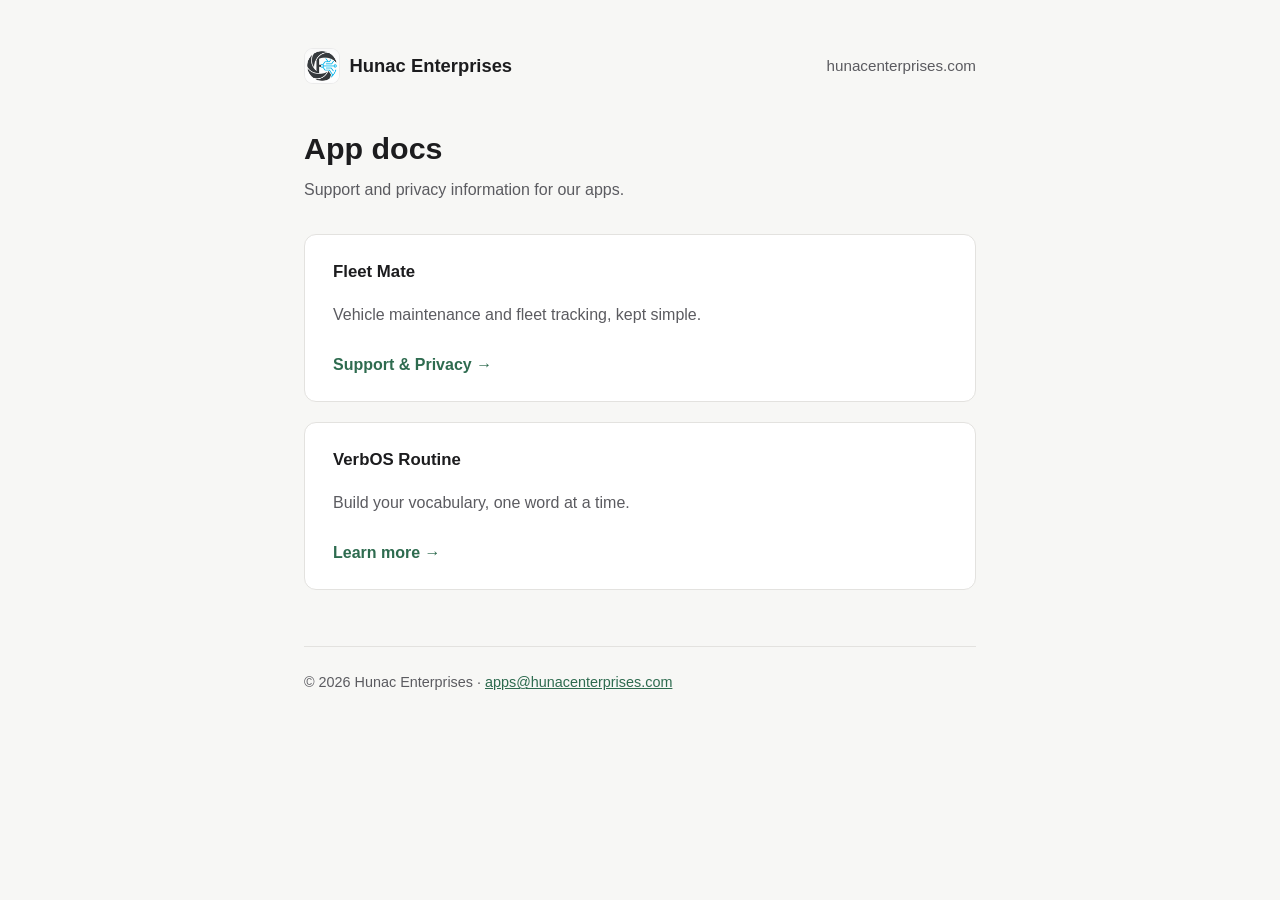
<file: index.html>
<!doctype html>
<html lang="en">
<head>
  <meta charset="utf-8">
  <meta name="viewport" content="width=device-width, initial-scale=1">
  <title>Hunac Enterprises</title>
  <link rel="icon" type="image/png" href="/favicon.png">
  <link rel="stylesheet" href="styles.css">
</head>
<body>
  <div class="wrap">
    <header class="site">
      <a class="brand-link" href="https://hunacenterprises.com">
        <div class="mark brand"><img src="assets/logo.png" alt="Hunac Enterprises"></div>
        <div class="name">Hunac Enterprises</div>
      </a>
      <nav class="top" style="margin-left:auto;">
        <a href="https://hunacenterprises.com">hunacenterprises.com</a>
      </nav>
    </header>

    <h1>App docs</h1>
    <p class="tagline">Support and privacy information for our apps.</p>

    <div class="card">
      <h2>Fleet Mate</h2>
      <p class="muted">Vehicle maintenance and fleet tracking, kept simple.</p>
      <a class="btn" href="fleet-mate/">Support &amp; Privacy &rarr;</a>
    </div>

    <div class="card">
      <h2>VerbOS Routine</h2>
      <p class="muted">Build your vocabulary, one word at a time.</p>
      <a class="btn" href="verbos/">Learn more &rarr;</a>
    </div>

    <footer>
      &copy; 2026 Hunac Enterprises &middot; <a href="mailto:apps@hunacenterprises.com">apps@hunacenterprises.com</a>
    </footer>
  </div>
</body>
</html>
</file>
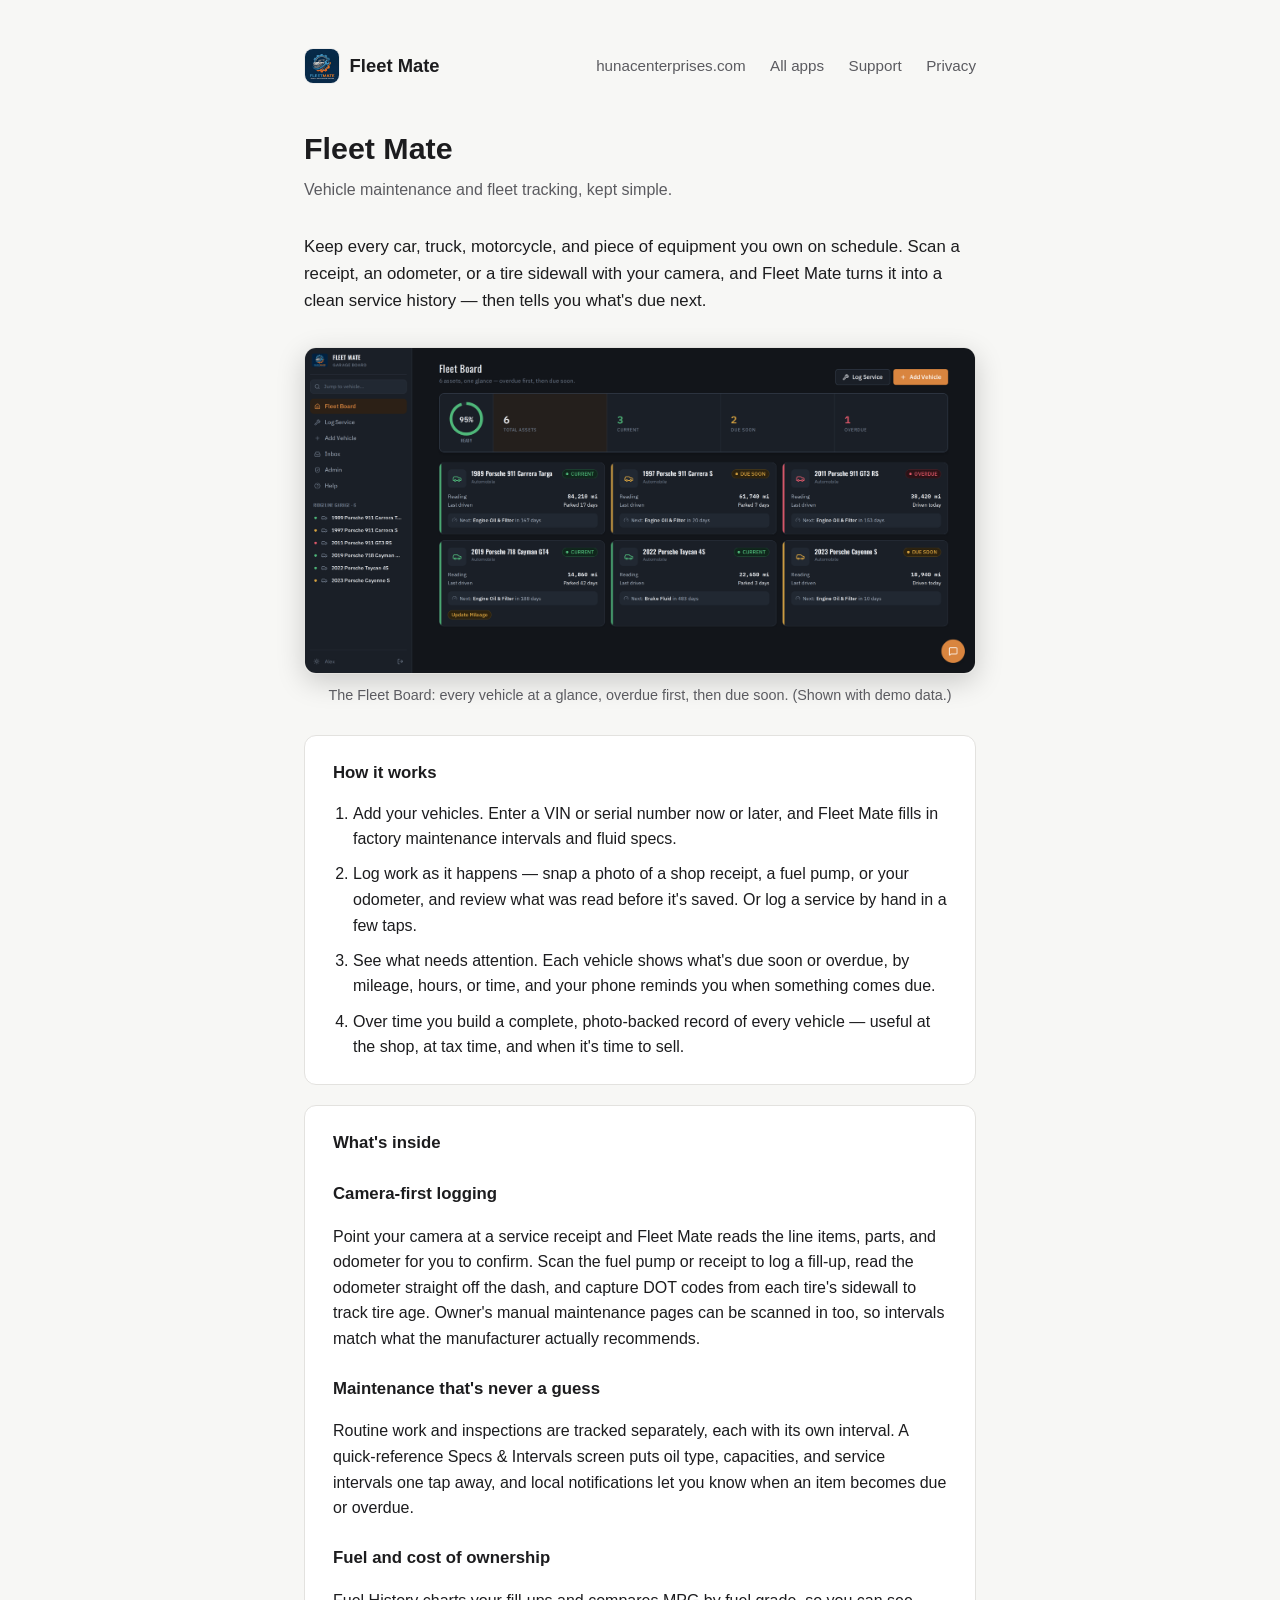
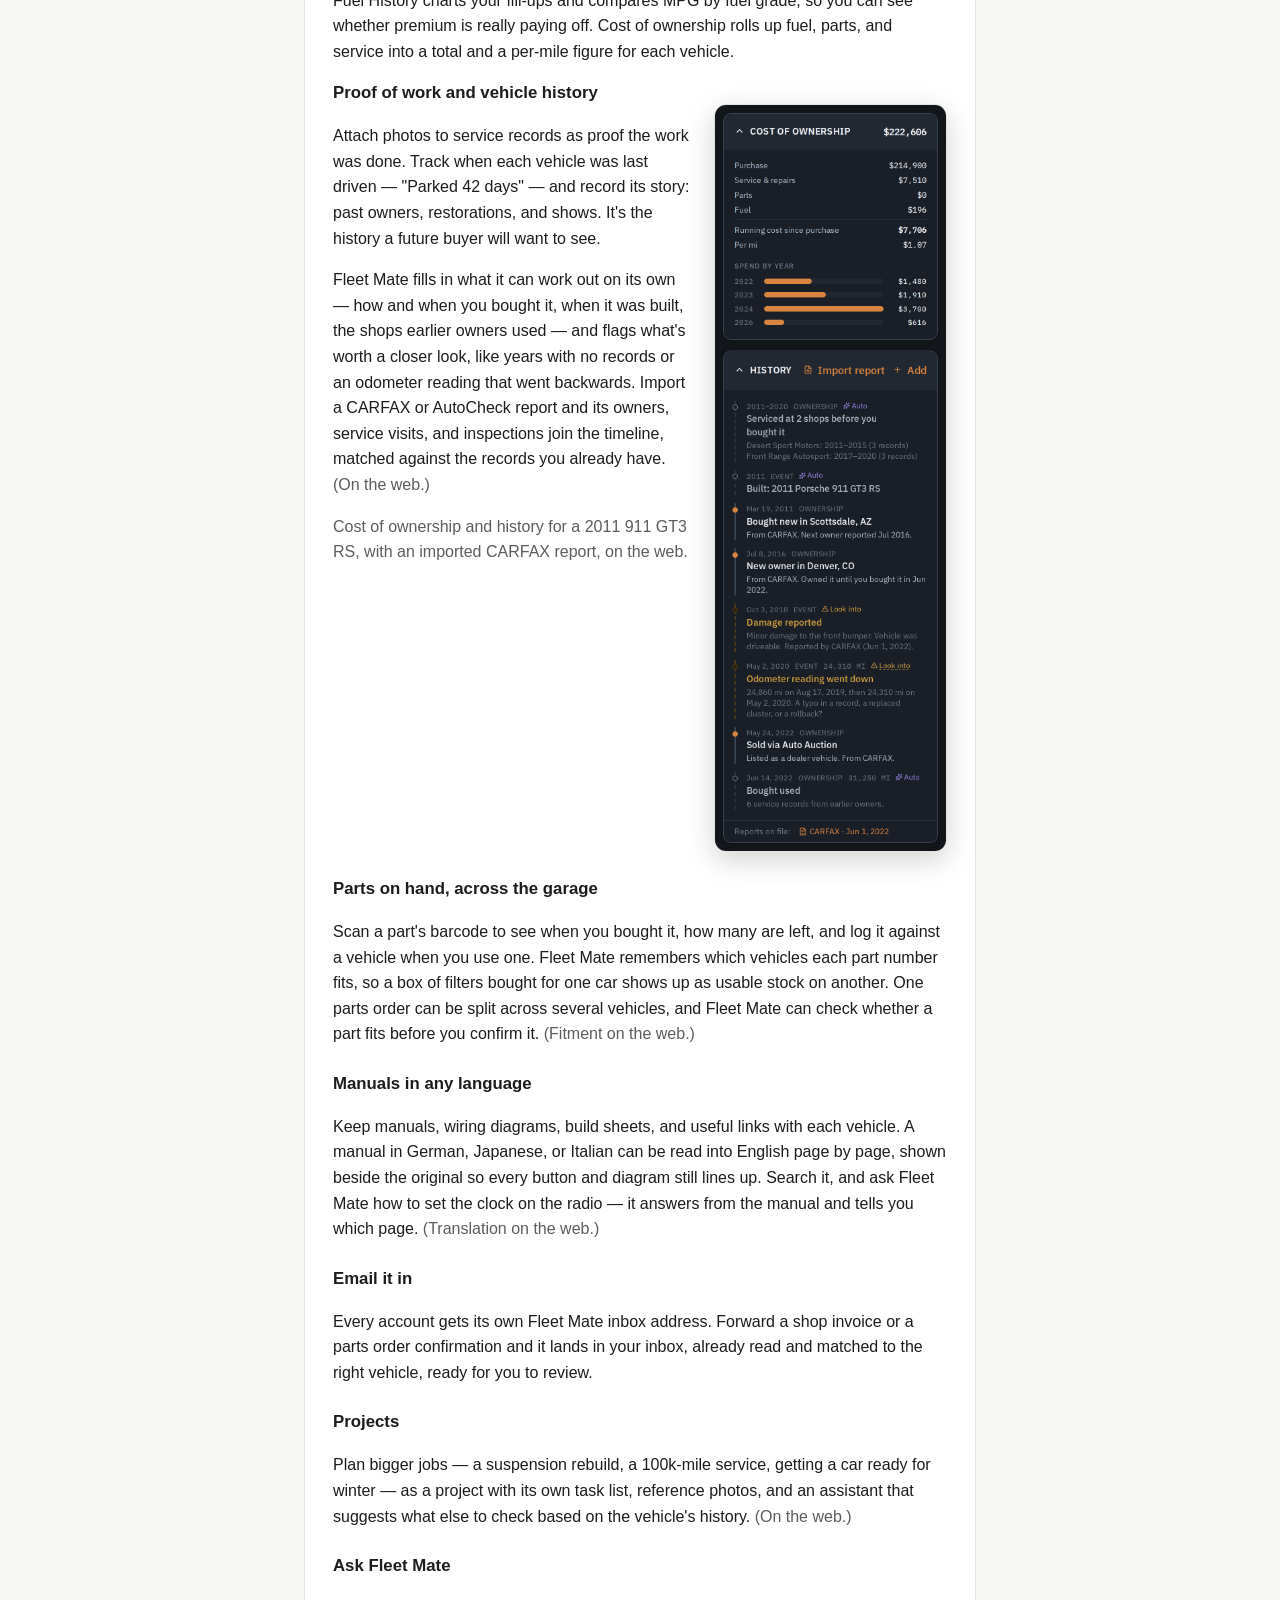
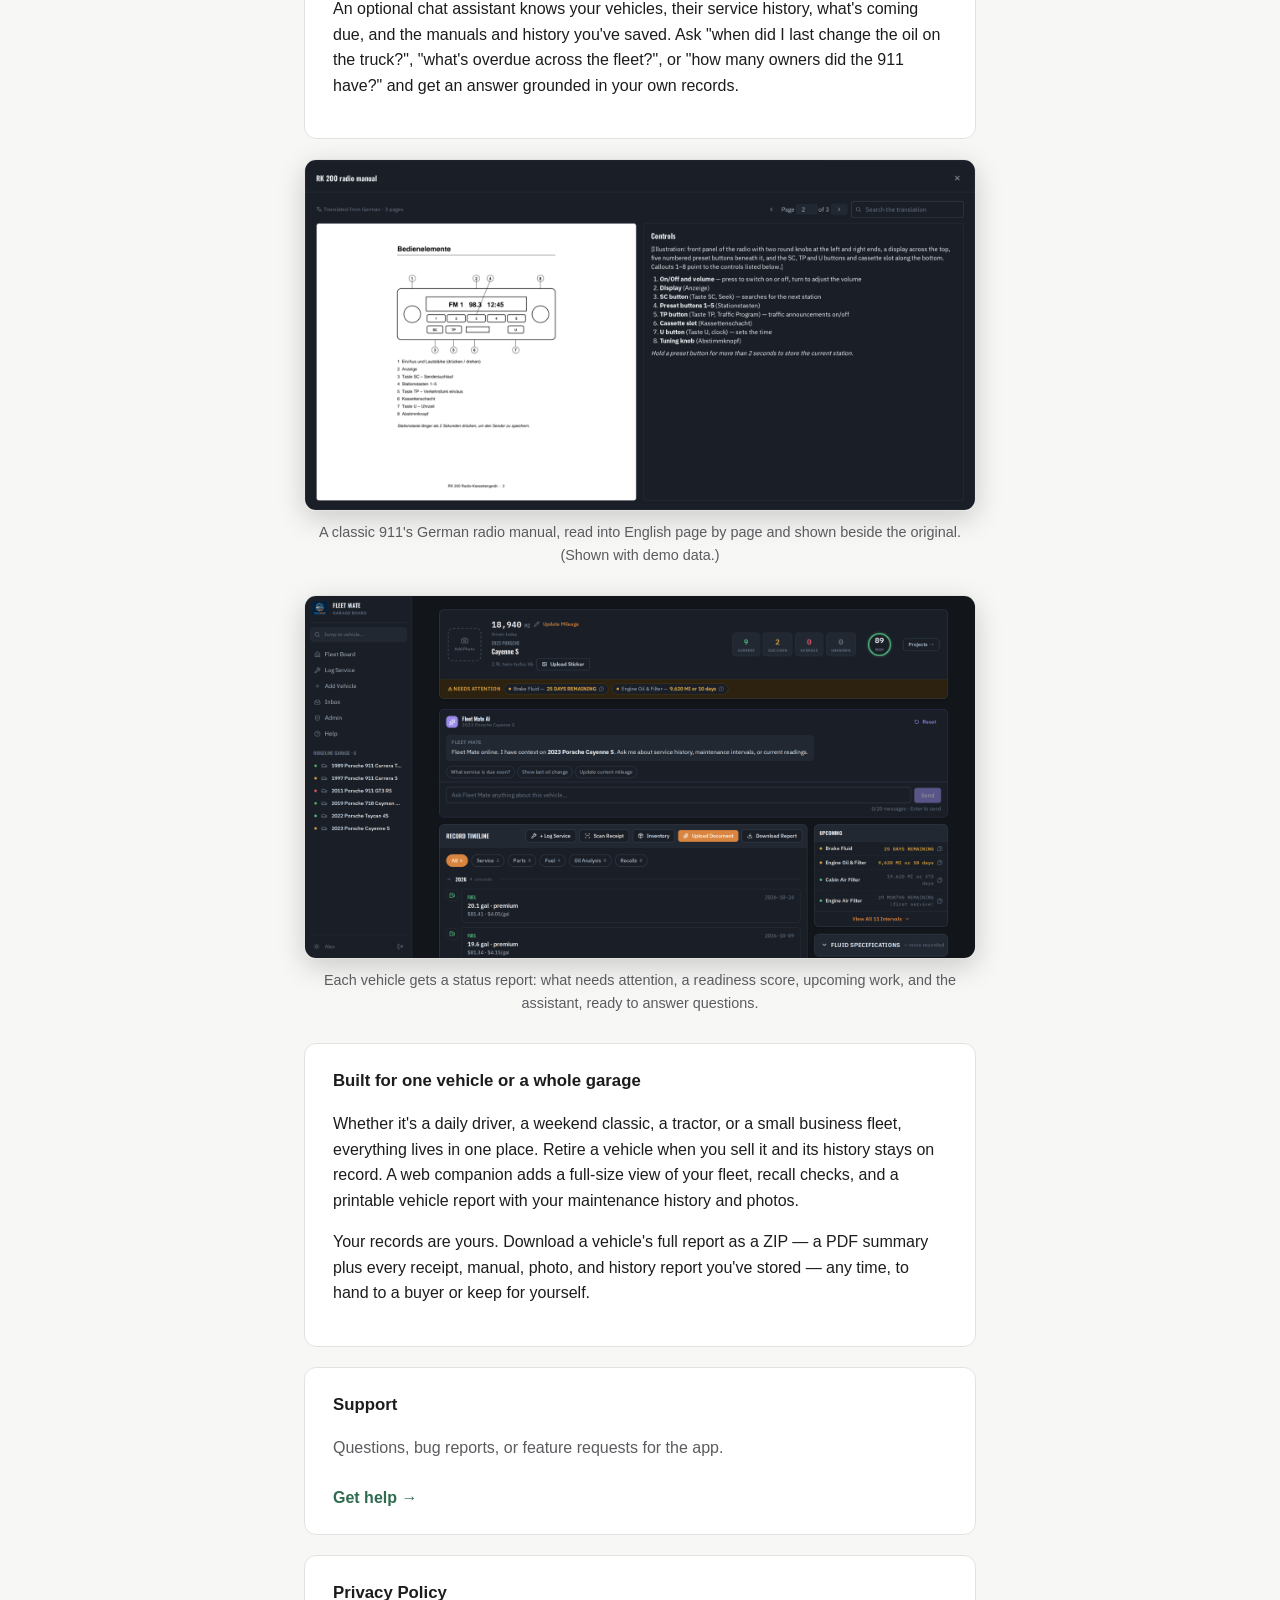
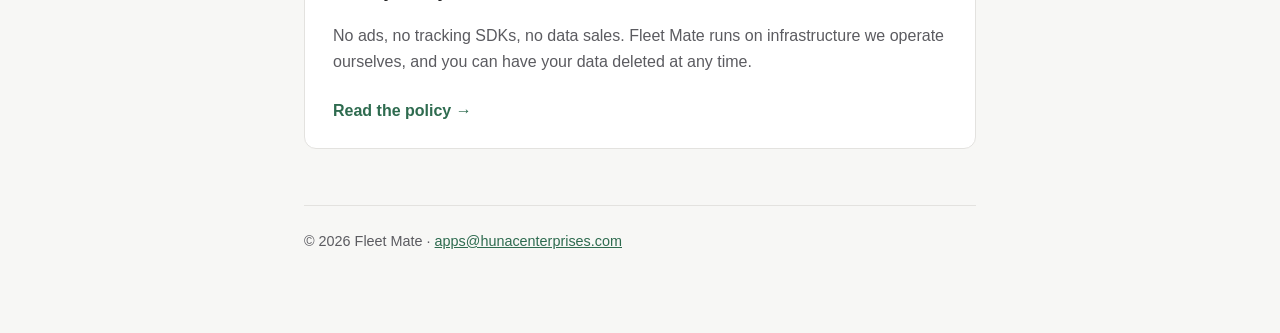
<file: fleet-mate/index.html>
<!doctype html>
<html lang="en">
<head>
  <meta charset="utf-8">
  <meta name="viewport" content="width=device-width, initial-scale=1">
  <title>Fleet Mate</title>
  <link rel="icon" type="image/png" href="/favicon.png">
  <link rel="stylesheet" href="../styles.css">
</head>
<body>
  <div class="wrap">
    <header class="site">
      <a class="brand-link" href="index.html">
        <div class="mark brand"><img src="assets/icon.png" alt="Fleet Mate"></div>
        <div class="name">Fleet Mate</div>
      </a>
      <nav class="top" style="margin-left:auto;">
        <a href="https://hunacenterprises.com">hunacenterprises.com</a>
        <a href="/">All apps</a>
        <a href="support.html">Support</a>
        <a href="privacy.html">Privacy</a>
      </nav>
    </header>

    <h1>Fleet Mate</h1>
    <p class="tagline">Vehicle maintenance and fleet tracking, kept simple.</p>
    <p class="lead">Keep every car, truck, motorcycle, and piece of equipment you own on schedule. Scan a receipt, an odometer, or a tire sidewall with your camera, and Fleet Mate turns it into a clean service history — then tells you what's due next.</p>

    <figure class="shot">
      <img src="assets/web-fleet-board.png" alt="Fleet Mate's Fleet Board showing a garage of six Porsches with their readings, last-driven dates, and what's due next" width="1600" height="777">
      <figcaption>The Fleet Board: every vehicle at a glance, overdue first, then due soon. (Shown with demo data.)</figcaption>
    </figure>


    <div class="card">
      <h2>How it works</h2>
      <ol>
        <li>Add your vehicles. Enter a VIN or serial number now or later, and Fleet Mate fills in factory maintenance intervals and fluid specs.</li>
        <li>Log work as it happens — snap a photo of a shop receipt, a fuel pump, or your odometer, and review what was read before it's saved. Or log a service by hand in a few taps.</li>
        <li>See what needs attention. Each vehicle shows what's due soon or overdue, by mileage, hours, or time, and your phone reminds you when something comes due.</li>
        <li>Over time you build a complete, photo-backed record of every vehicle — useful at the shop, at tax time, and when it's time to sell.</li>
      </ol>
    </div>

    <div class="card">
      <h2>What's inside</h2>

      <h3>Camera-first logging</h3>
      <p>Point your camera at a service receipt and Fleet Mate reads the line items, parts, and odometer for you to confirm. Scan the fuel pump or receipt to log a fill-up, read the odometer straight off the dash, and capture DOT codes from each tire's sidewall to track tire age. Owner's manual maintenance pages can be scanned in too, so intervals match what the manufacturer actually recommends.</p>

      <h3>Maintenance that's never a guess</h3>
      <p>Routine work and inspections are tracked separately, each with its own interval. A quick-reference Specs &amp; Intervals screen puts oil type, capacities, and service intervals one tap away, and local notifications let you know when an item becomes due or overdue.</p>

      <h3>Fuel and cost of ownership</h3>
      <p>Fuel History charts your fill-ups and compares MPG by fuel grade, so you can see whether premium is really paying off. Cost of ownership rolls up fuel, parts, and service into a total and a per-mile figure for each vehicle.</p>

      <div class="split">
        <div>
          <h3>Proof of work and vehicle history</h3>
          <p>Attach photos to service records as proof the work was done. Track when each vehicle was last driven — "Parked 42 days" — and record its story: past owners, restorations, and shows. It's the history a future buyer will want to see.</p>
          <p>Fleet Mate fills in what it can work out on its own — how and when you bought it, when it was built, the shops earlier owners used — and flags what's worth a closer look, like years with no records or an odometer reading that went backwards. Import a CARFAX or AutoCheck report and its owners, service visits, and inspections join the timeline, matched against the records you already have. <span class="muted">(On the web.)</span></p>
          <p class="muted">Cost of ownership and history for a 2011 911 GT3 RS, with an imported CARFAX report, on the web.</p>
        </div>
        <img class="shot-side" src="assets/web-cost-history.png" alt="Cost of ownership for a 2011 Porsche 911 GT3 RS, and its history timeline: owners and an auction sale from a CARFAX report, details Fleet Mate worked out, and two flags to look into, a reported damage and an odometer reading that went down" width="688" height="2218" loading="lazy">
      </div>

      <h3>Parts on hand, across the garage</h3>
      <p>Scan a part's barcode to see when you bought it, how many are left, and log it against a vehicle when you use one. Fleet Mate remembers which vehicles each part number fits, so a box of filters bought for one car shows up as usable stock on another. One parts order can be split across several vehicles, and Fleet Mate can check whether a part fits before you confirm it. <span class="muted">(Fitment on the web.)</span></p>

      <h3>Manuals in any language</h3>
      <p>Keep manuals, wiring diagrams, build sheets, and useful links with each vehicle. A manual in German, Japanese, or Italian can be read into English page by page, shown beside the original so every button and diagram still lines up. Search it, and ask Fleet Mate how to set the clock on the radio — it answers from the manual and tells you which page. <span class="muted">(Translation on the web.)</span></p>

      <h3>Email it in</h3>
      <p>Every account gets its own Fleet Mate inbox address. Forward a shop invoice or a parts order confirmation and it lands in your inbox, already read and matched to the right vehicle, ready for you to review.</p>

      <h3>Projects</h3>
      <p>Plan bigger jobs — a suspension rebuild, a 100k-mile service, getting a car ready for winter — as a project with its own task list, reference photos, and an assistant that suggests what else to check based on the vehicle's history. <span class="muted">(On the web.)</span></p>

      <h3>Ask Fleet Mate</h3>
      <p>An optional chat assistant knows your vehicles, their service history, what's coming due, and the manuals and history you've saved. Ask "when did I last change the oil on the truck?", "what's overdue across the fleet?", or "how many owners did the 911 have?" and get an answer grounded in your own records.</p>
    </div>

    <figure class="shot">
      <img src="assets/web-translation.png" alt="A German manual page for a classic 911's radio, with a diagram of its controls, shown beside its English translation" width="1600" height="835" loading="lazy">
      <figcaption>A classic 911's German radio manual, read into English page by page and shown beside the original. (Shown with demo data.)</figcaption>
    </figure>

    <figure class="shot">
      <img src="assets/web-vehicle.png" alt="A 2023 Porsche Cayenne S detail page with readiness score, items needing attention, the Fleet Mate AI assistant, and upcoming maintenance" width="1600" height="866" loading="lazy">
      <figcaption>Each vehicle gets a status report: what needs attention, a readiness score, upcoming work, and the assistant, ready to answer questions.</figcaption>
    </figure>

    <div class="card">
      <h2>Built for one vehicle or a whole garage</h2>
      <p>Whether it's a daily driver, a weekend classic, a tractor, or a small business fleet, everything lives in one place. Retire a vehicle when you sell it and its history stays on record. A web companion adds a full-size view of your fleet, recall checks, and a printable vehicle report with your maintenance history and photos.</p>
      <p>Your records are yours. Download a vehicle's full report as a ZIP — a PDF summary plus every receipt, manual, photo, and history report you've stored — any time, to hand to a buyer or keep for yourself.</p>
    </div>


    <div class="card">
      <h2>Support</h2>
      <p class="muted">Questions, bug reports, or feature requests for the app.</p>
      <a class="btn" href="support.html">Get help &rarr;</a>
    </div>

    <div class="card">
      <h2>Privacy Policy</h2>
      <p class="muted">No ads, no tracking SDKs, no data sales. Fleet Mate runs on infrastructure we operate ourselves, and you can have your data deleted at any time.</p>
      <a class="btn" href="privacy.html">Read the policy &rarr;</a>
    </div>

    <footer>
      &copy; 2026 Fleet Mate &middot; <a href="mailto:apps@hunacenterprises.com">apps@hunacenterprises.com</a>
    </footer>
  </div>
</body>
</html>
</file>
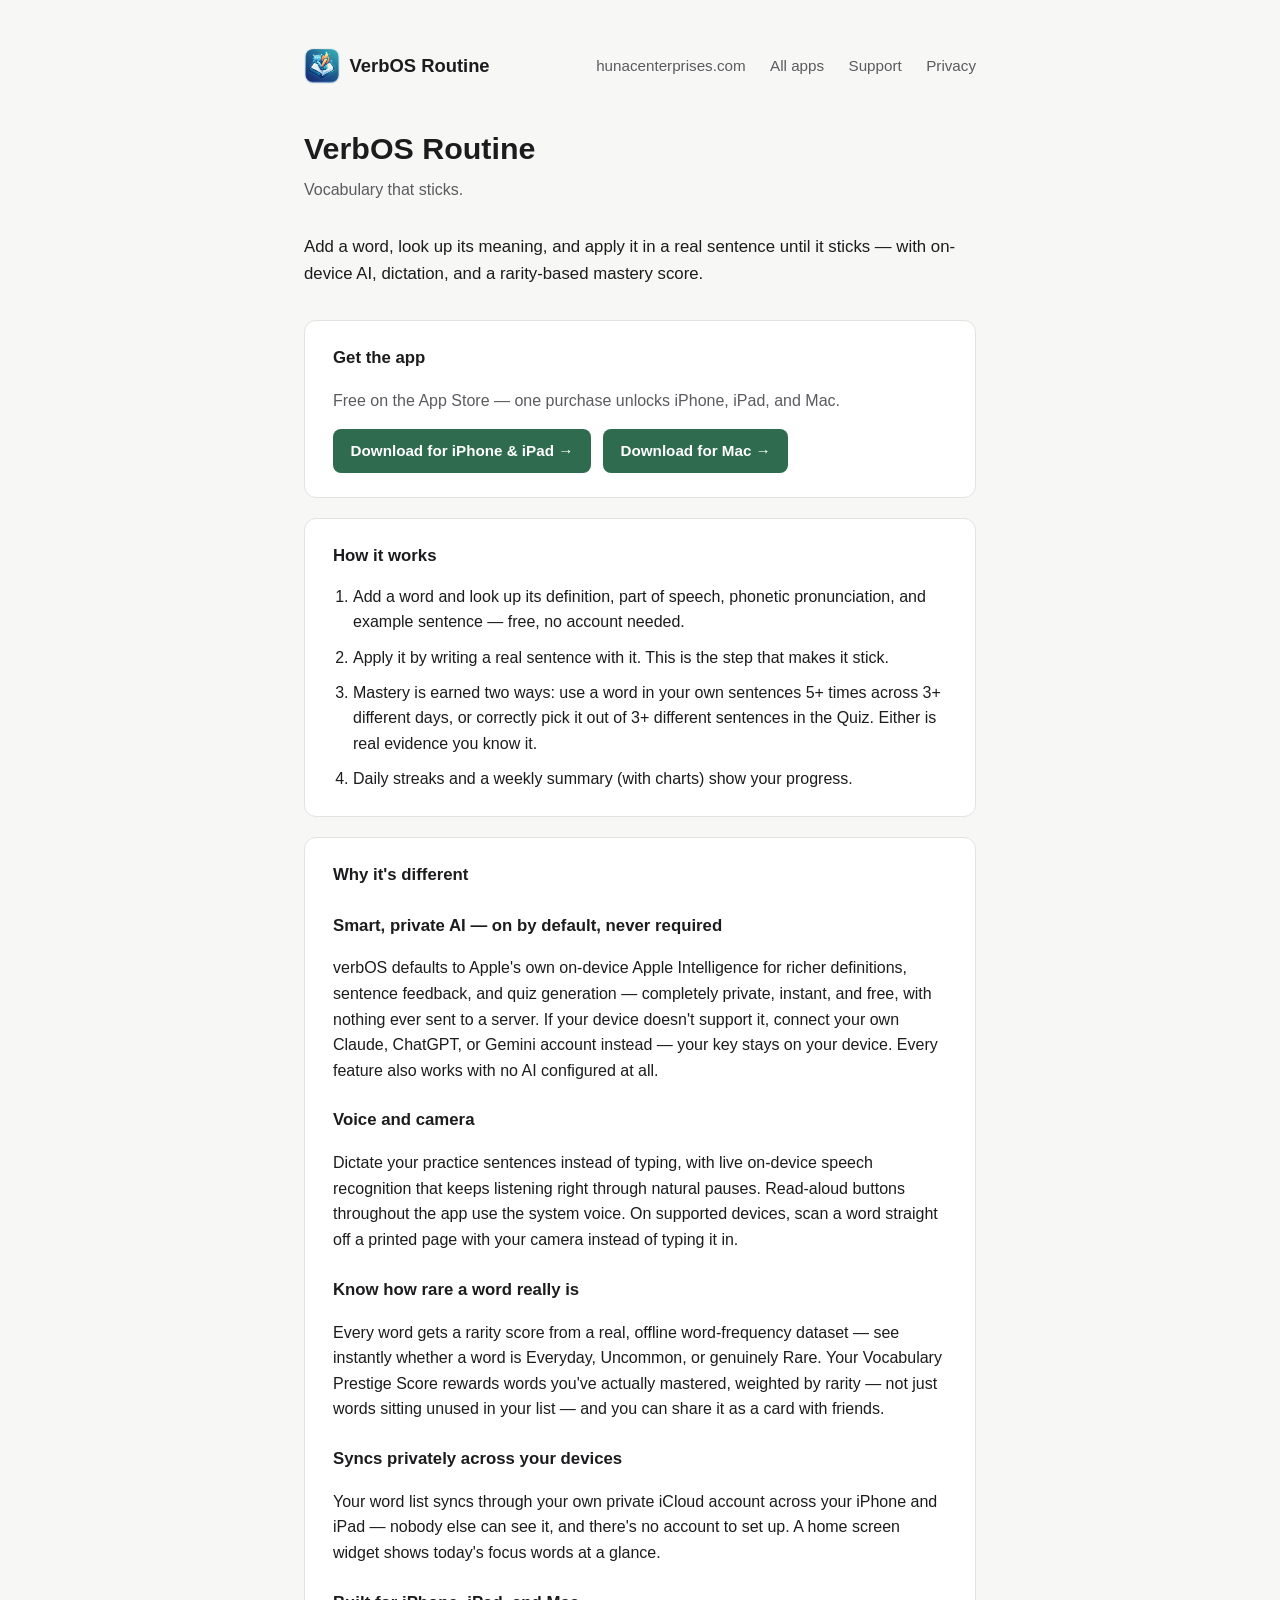
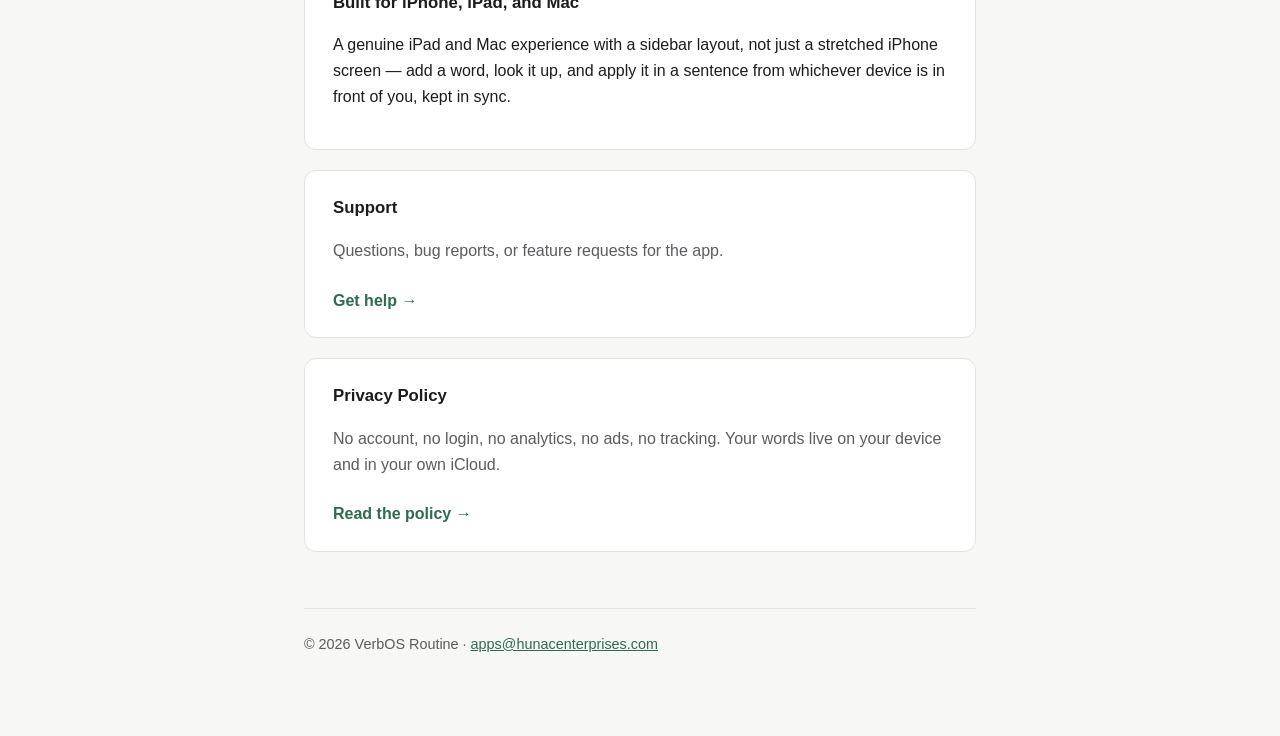
<file: verbos/index.html>
<!doctype html>
<html lang="en">
<head>
  <meta charset="utf-8">
  <meta name="viewport" content="width=device-width, initial-scale=1">
  <title>VerbOS Routine</title>
  <link rel="icon" type="image/png" href="/favicon.png">
  <link rel="stylesheet" href="../styles.css">
</head>
<body>
  <div class="wrap">
    <header class="site">
      <a class="brand-link" href="index.html">
        <div class="mark brand"><img src="assets/icon.png" alt="VerbOS Routine"></div>
        <div class="name">VerbOS Routine</div>
      </a>
      <nav class="top" style="margin-left:auto;">
        <a href="https://hunacenterprises.com">hunacenterprises.com</a>
        <a href="/">All apps</a>
        <a href="support.html">Support</a>
        <a href="privacy.html">Privacy</a>
      </nav>
    </header>

    <h1>VerbOS Routine</h1>
    <p class="tagline">Vocabulary that sticks.</p>
    <p class="lead">Add a word, look up its meaning, and apply it in a real sentence until it sticks — with on-device AI, dictation, and a rarity-based mastery score.</p>

    <div class="card">
      <h2>Get the app</h2>
      <p class="muted">Free on the App Store — one purchase unlocks iPhone, iPad, and Mac.</p>
      <div class="store-row">
        <a class="store-btn" href="https://apps.apple.com/us/app/verbos-routine/id6802297484">Download for iPhone &amp; iPad &rarr;</a>
        <a class="store-btn" href="https://apps.apple.com/us/app/verbos-routine/id6802297484">Download for Mac &rarr;</a>
      </div>
    </div>

    <div class="card">
      <h2>How it works</h2>
      <ol>
        <li>Add a word and look up its definition, part of speech, phonetic pronunciation, and example sentence — free, no account needed.</li>
        <li>Apply it by writing a real sentence with it. This is the step that makes it stick.</li>
        <li>Mastery is earned two ways: use a word in your own sentences 5+ times across 3+ different days, or correctly pick it out of 3+ different sentences in the Quiz. Either is real evidence you know it.</li>
        <li>Daily streaks and a weekly summary (with charts) show your progress.</li>
      </ol>
    </div>

    <div class="card">
      <h2>Why it's different</h2>

      <h3>Smart, private AI — on by default, never required</h3>
      <p>verbOS defaults to Apple's own on-device Apple Intelligence for richer definitions, sentence feedback, and quiz generation — completely private, instant, and free, with nothing ever sent to a server. If your device doesn't support it, connect your own Claude, ChatGPT, or Gemini account instead — your key stays on your device. Every feature also works with no AI configured at all.</p>

      <h3>Voice and camera</h3>
      <p>Dictate your practice sentences instead of typing, with live on-device speech recognition that keeps listening right through natural pauses. Read-aloud buttons throughout the app use the system voice. On supported devices, scan a word straight off a printed page with your camera instead of typing it in.</p>

      <h3>Know how rare a word really is</h3>
      <p>Every word gets a rarity score from a real, offline word-frequency dataset — see instantly whether a word is Everyday, Uncommon, or genuinely Rare. Your Vocabulary Prestige Score rewards words you've actually mastered, weighted by rarity — not just words sitting unused in your list — and you can share it as a card with friends.</p>

      <h3>Syncs privately across your devices</h3>
      <p>Your word list syncs through your own private iCloud account across your iPhone and iPad — nobody else can see it, and there's no account to set up. A home screen widget shows today's focus words at a glance.</p>

      <h3>Built for iPhone, iPad, and Mac</h3>
      <p>A genuine iPad and Mac experience with a sidebar layout, not just a stretched iPhone screen — add a word, look it up, and apply it in a sentence from whichever device is in front of you, kept in sync.</p>
    </div>

    <div class="card">
      <h2>Support</h2>
      <p class="muted">Questions, bug reports, or feature requests for the app.</p>
      <a class="btn" href="support.html">Get help &rarr;</a>
    </div>

    <div class="card">
      <h2>Privacy Policy</h2>
      <p class="muted">No account, no login, no analytics, no ads, no tracking. Your words live on your device and in your own iCloud.</p>
      <a class="btn" href="privacy.html">Read the policy &rarr;</a>
    </div>

    <footer>
      &copy; 2026 VerbOS Routine &middot; <a href="mailto:apps@hunacenterprises.com">apps@hunacenterprises.com</a>
    </footer>
  </div>
</body>
</html>
</file>
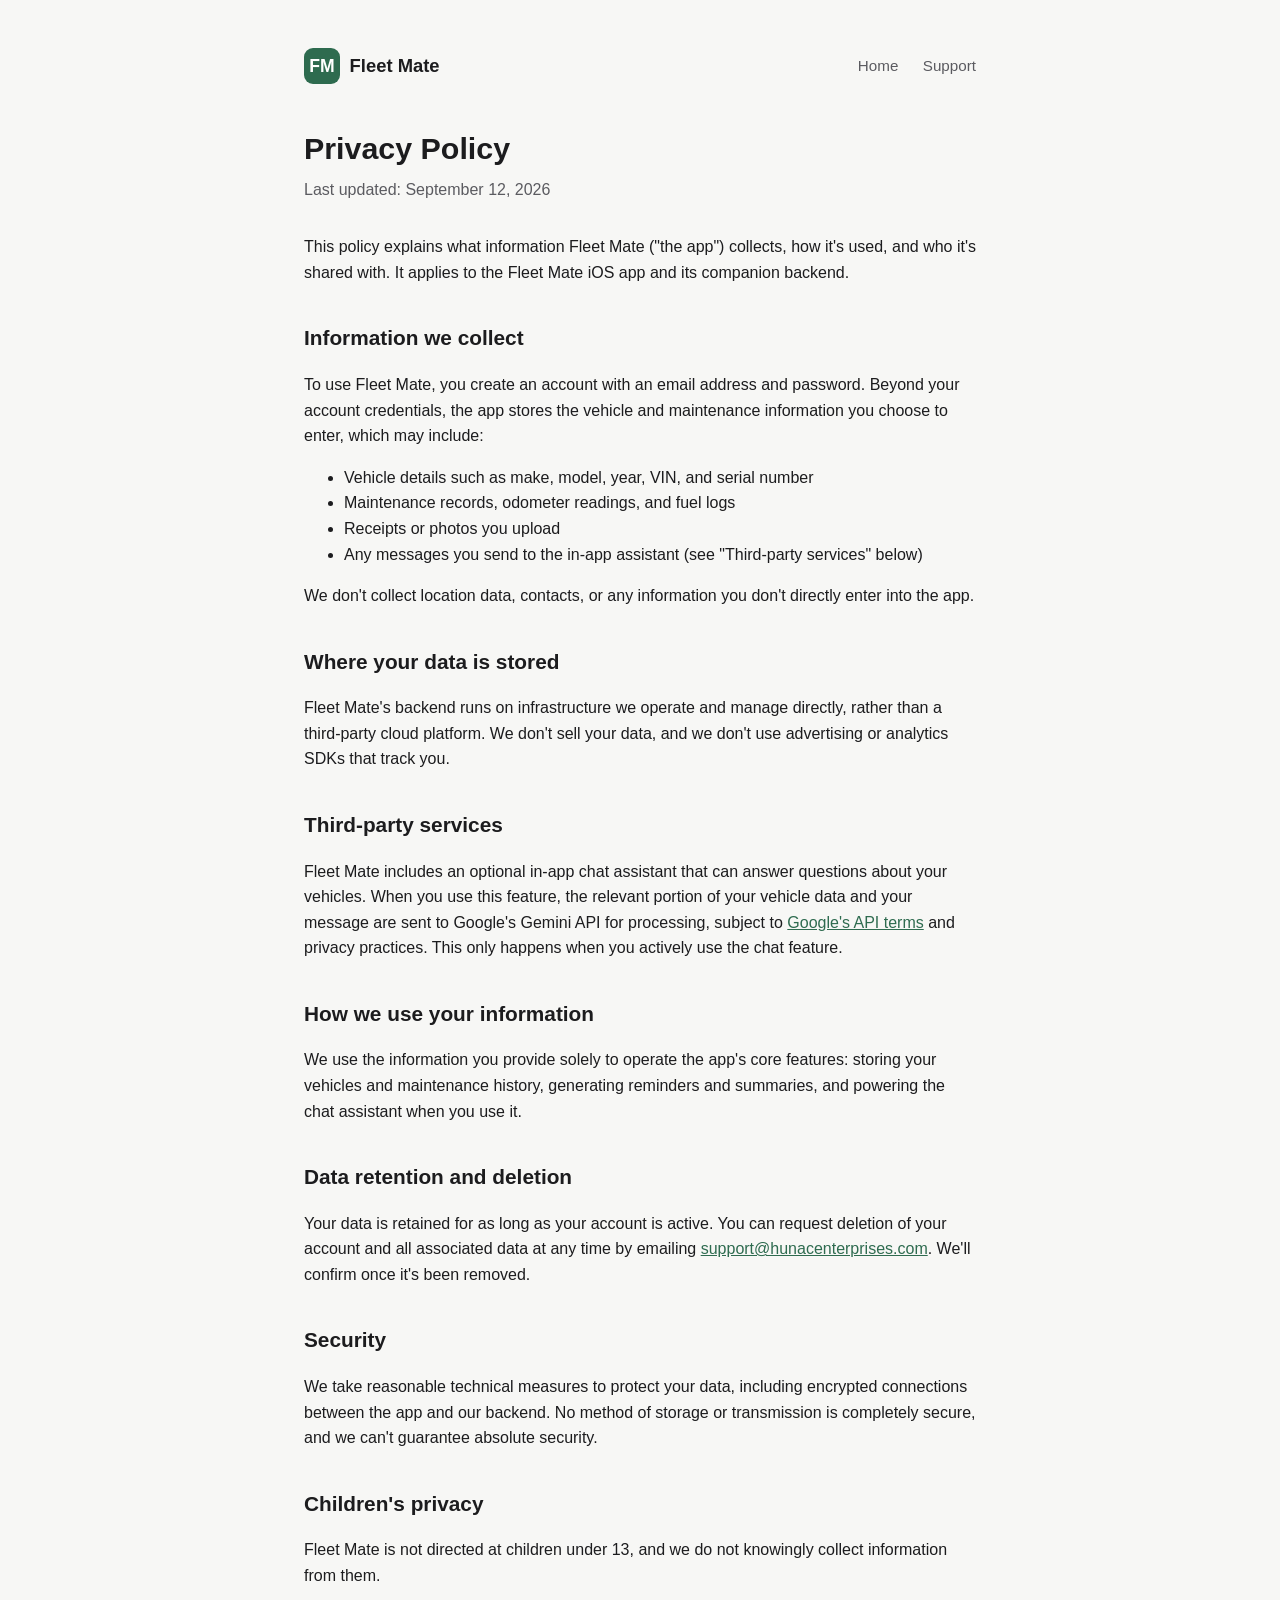
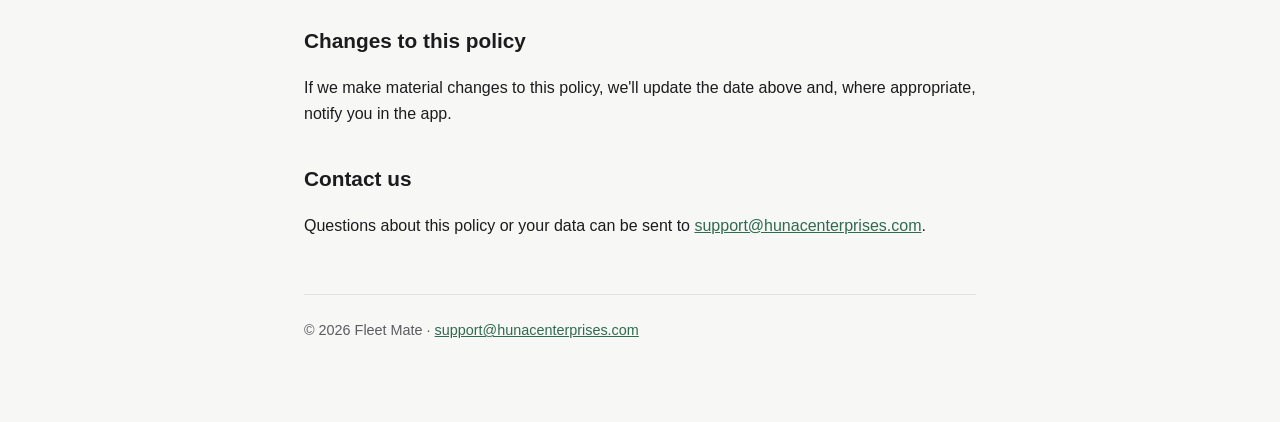
<file: privacy.html>
<!doctype html>
<html lang="en">
<head>
  <meta charset="utf-8">
  <meta name="viewport" content="width=device-width, initial-scale=1">
  <title>Privacy Policy — Fleet Mate</title>
  <link rel="stylesheet" href="styles.css">
</head>
<body>
  <div class="wrap">
    <header class="site">
      <div class="mark">FM</div>
      <div class="name">Fleet Mate</div>
      <nav class="top" style="margin-left:auto;">
        <a href="/">Home</a>
        <a href="/support.html">Support</a>
      </nav>
    </header>

    <h1>Privacy Policy</h1>
    <p class="tagline muted">Last updated: September 12, 2026</p>

    <p>This policy explains what information Fleet Mate ("the app") collects, how it's used, and who it's shared with. It applies to the Fleet Mate iOS app and its companion backend.</p>

    <h2>Information we collect</h2>
    <p>To use Fleet Mate, you create an account with an email address and password. Beyond your account credentials, the app stores the vehicle and maintenance information you choose to enter, which may include:</p>
    <ul>
      <li>Vehicle details such as make, model, year, VIN, and serial number</li>
      <li>Maintenance records, odometer readings, and fuel logs</li>
      <li>Receipts or photos you upload</li>
      <li>Any messages you send to the in-app assistant (see "Third-party services" below)</li>
    </ul>
    <p>We don't collect location data, contacts, or any information you don't directly enter into the app.</p>

    <h2>Where your data is stored</h2>
    <p>Fleet Mate's backend runs on infrastructure we operate and manage directly, rather than a third-party cloud platform. We don't sell your data, and we don't use advertising or analytics SDKs that track you.</p>

    <h2>Third-party services</h2>
    <p>Fleet Mate includes an optional in-app chat assistant that can answer questions about your vehicles. When you use this feature, the relevant portion of your vehicle data and your message are sent to Google's Gemini API for processing, subject to <a href="https://ai.google.dev/gemini-api/terms" target="_blank" rel="noopener">Google's API terms</a> and privacy practices. This only happens when you actively use the chat feature.</p>

    <h2>How we use your information</h2>
    <p>We use the information you provide solely to operate the app's core features: storing your vehicles and maintenance history, generating reminders and summaries, and powering the chat assistant when you use it.</p>

    <h2>Data retention and deletion</h2>
    <p>Your data is retained for as long as your account is active. You can request deletion of your account and all associated data at any time by emailing <a href="mailto:support@hunacenterprises.com">support@hunacenterprises.com</a>. We'll confirm once it's been removed.</p>

    <h2>Security</h2>
    <p>We take reasonable technical measures to protect your data, including encrypted connections between the app and our backend. No method of storage or transmission is completely secure, and we can't guarantee absolute security.</p>

    <h2>Children's privacy</h2>
    <p>Fleet Mate is not directed at children under 13, and we do not knowingly collect information from them.</p>

    <h2>Changes to this policy</h2>
    <p>If we make material changes to this policy, we'll update the date above and, where appropriate, notify you in the app.</p>

    <h2>Contact us</h2>
    <p>Questions about this policy or your data can be sent to <a href="mailto:support@hunacenterprises.com">support@hunacenterprises.com</a>.</p>

    <footer>
      &copy; 2026 Fleet Mate &middot; <a href="mailto:support@hunacenterprises.com">support@hunacenterprises.com</a>
    </footer>
  </div>
</body>
</html>
</file>
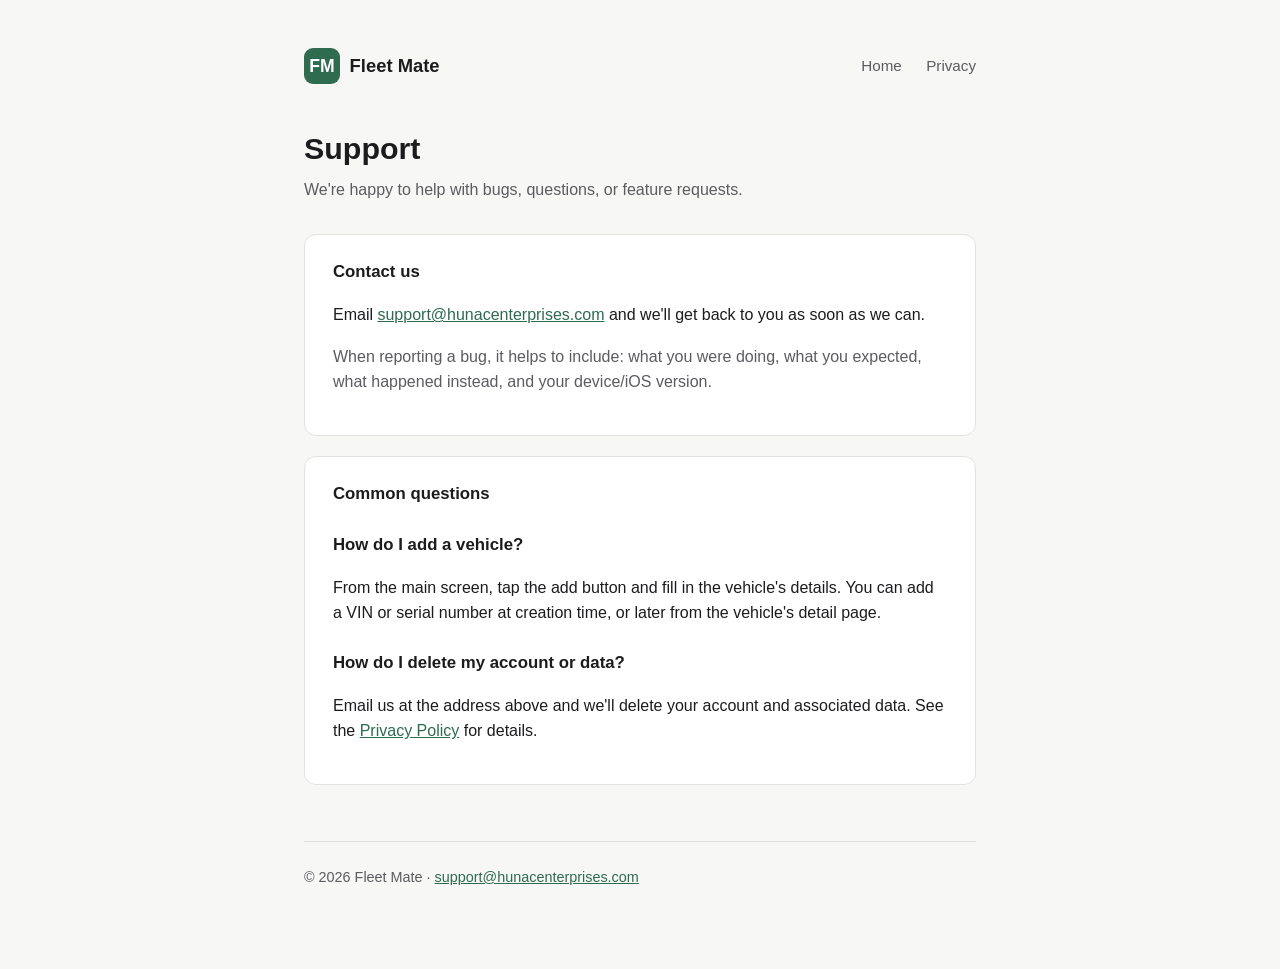
<file: support.html>
<!doctype html>
<html lang="en">
<head>
  <meta charset="utf-8">
  <meta name="viewport" content="width=device-width, initial-scale=1">
  <title>Support — Fleet Mate</title>
  <link rel="stylesheet" href="styles.css">
</head>
<body>
  <div class="wrap">
    <header class="site">
      <div class="mark">FM</div>
      <div class="name">Fleet Mate</div>
      <nav class="top" style="margin-left:auto;">
        <a href="/">Home</a>
        <a href="/privacy.html">Privacy</a>
      </nav>
    </header>

    <h1>Support</h1>
    <p class="tagline">We're happy to help with bugs, questions, or feature requests.</p>

    <div class="card">
      <h2>Contact us</h2>
      <p>Email <a href="mailto:support@hunacenterprises.com">support@hunacenterprises.com</a> and we'll get back to you as soon as we can.</p>
      <p class="muted">When reporting a bug, it helps to include: what you were doing, what you expected, what happened instead, and your device/iOS version.</p>
    </div>

    <div class="card">
      <h2>Common questions</h2>
      <h3>How do I add a vehicle?</h3>
      <p>From the main screen, tap the add button and fill in the vehicle's details. You can add a VIN or serial number at creation time, or later from the vehicle's detail page.</p>

      <h3>How do I delete my account or data?</h3>
      <p>Email us at the address above and we'll delete your account and associated data. See the <a href="/privacy.html">Privacy Policy</a> for details.</p>
    </div>

    <footer>
      &copy; 2026 Fleet Mate &middot; <a href="mailto:support@hunacenterprises.com">support@hunacenterprises.com</a>
    </footer>
  </div>
</body>
</html>
</file>
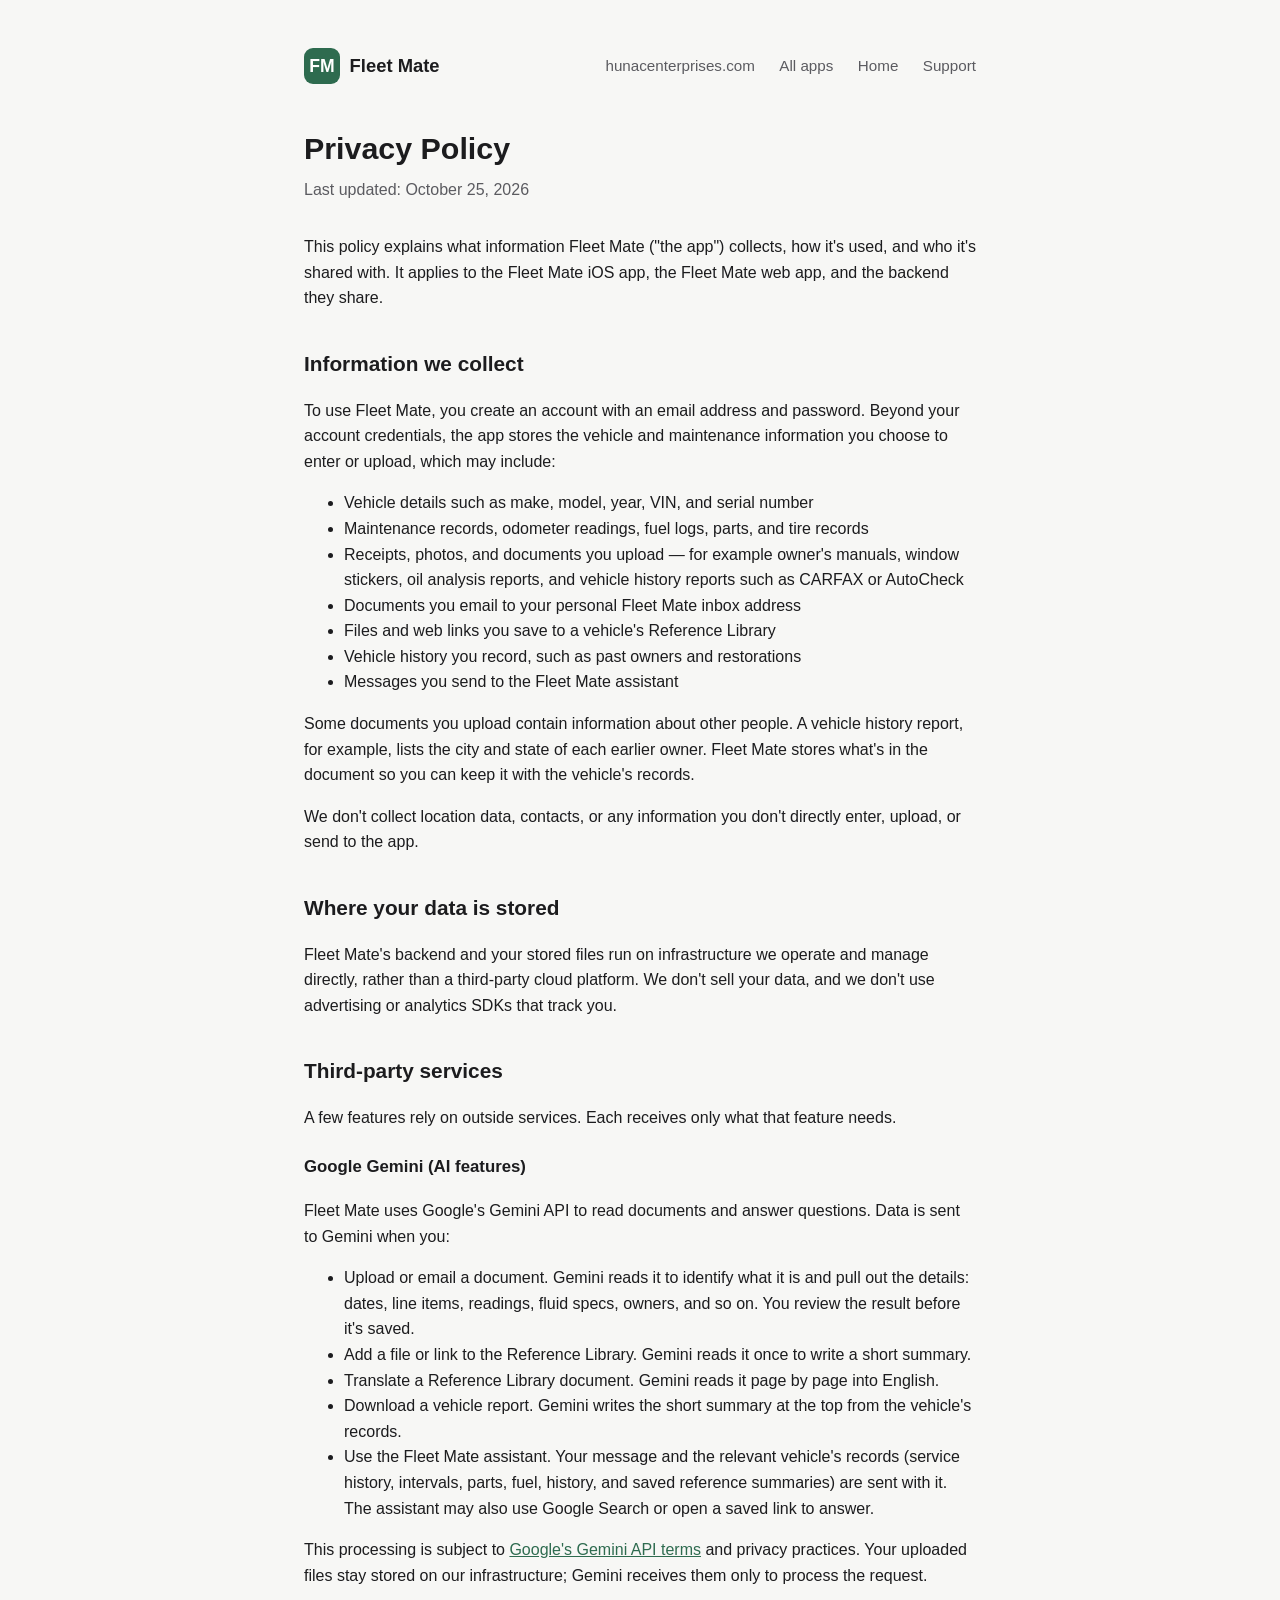
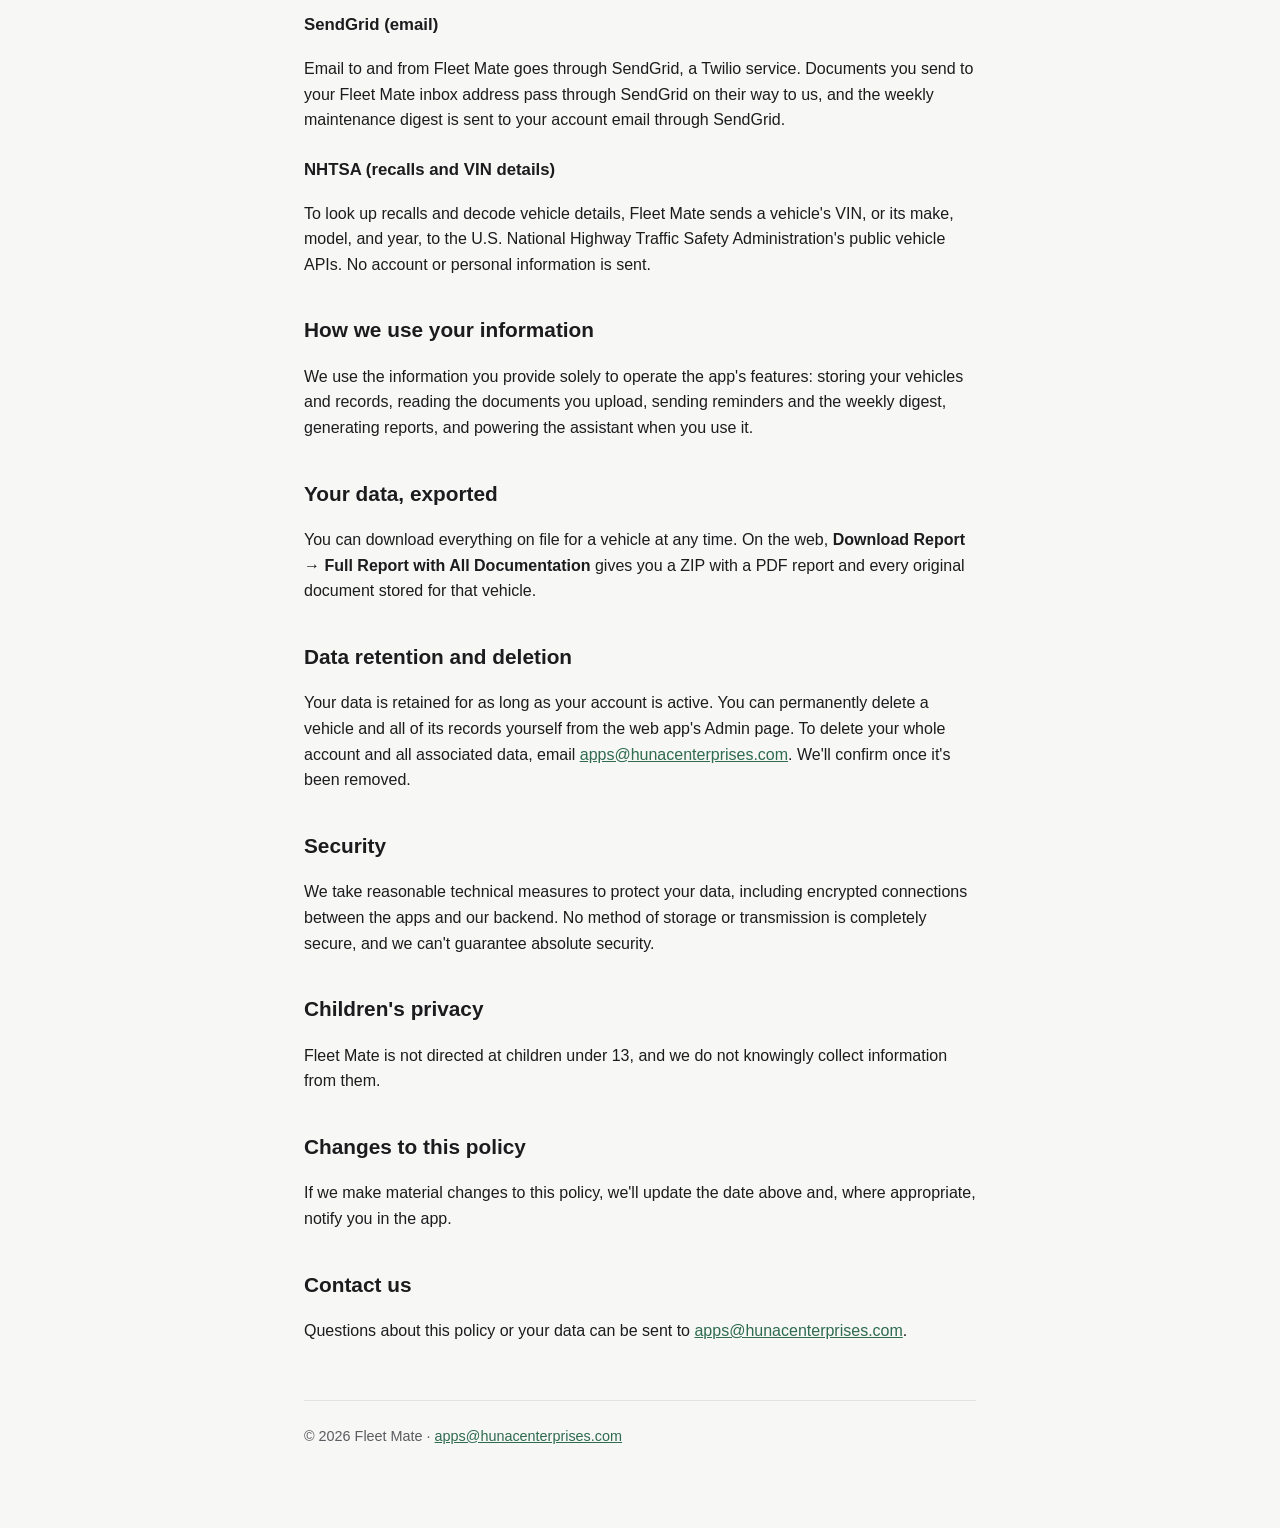
<file: fleet-mate/privacy.html>
<!doctype html>
<html lang="en">
<head>
  <meta charset="utf-8">
  <meta name="viewport" content="width=device-width, initial-scale=1">
  <title>Privacy Policy — Fleet Mate</title>
  <link rel="icon" type="image/png" href="/favicon.png">
  <link rel="stylesheet" href="../styles.css">
</head>
<body>
  <div class="wrap">
    <header class="site">
      <div class="mark">FM</div>
      <div class="name">Fleet Mate</div>
      <nav class="top" style="margin-left:auto;">
        <a href="https://hunacenterprises.com">hunacenterprises.com</a>
        <a href="/">All apps</a>
        <a href="index.html">Home</a>
        <a href="support.html">Support</a>
      </nav>
    </header>

    <h1>Privacy Policy</h1>
    <p class="tagline muted">Last updated: October 25, 2026</p>

    <p>This policy explains what information Fleet Mate ("the app") collects, how it's used, and who it's shared with. It applies to the Fleet Mate iOS app, the Fleet Mate web app, and the backend they share.</p>

    <h2>Information we collect</h2>
    <p>To use Fleet Mate, you create an account with an email address and password. Beyond your account credentials, the app stores the vehicle and maintenance information you choose to enter or upload, which may include:</p>
    <ul>
      <li>Vehicle details such as make, model, year, VIN, and serial number</li>
      <li>Maintenance records, odometer readings, fuel logs, parts, and tire records</li>
      <li>Receipts, photos, and documents you upload — for example owner's manuals, window stickers, oil analysis reports, and vehicle history reports such as CARFAX or AutoCheck</li>
      <li>Documents you email to your personal Fleet Mate inbox address</li>
      <li>Files and web links you save to a vehicle's Reference Library</li>
      <li>Vehicle history you record, such as past owners and restorations</li>
      <li>Messages you send to the Fleet Mate assistant</li>
    </ul>
    <p>Some documents you upload contain information about other people. A vehicle history report, for example, lists the city and state of each earlier owner. Fleet Mate stores what's in the document so you can keep it with the vehicle's records.</p>
    <p>We don't collect location data, contacts, or any information you don't directly enter, upload, or send to the app.</p>

    <h2>Where your data is stored</h2>
    <p>Fleet Mate's backend and your stored files run on infrastructure we operate and manage directly, rather than a third-party cloud platform. We don't sell your data, and we don't use advertising or analytics SDKs that track you.</p>

    <h2>Third-party services</h2>
    <p>A few features rely on outside services. Each receives only what that feature needs.</p>

    <h3>Google Gemini (AI features)</h3>
    <p>Fleet Mate uses Google's Gemini API to read documents and answer questions. Data is sent to Gemini when you:</p>
    <ul>
      <li>Upload or email a document. Gemini reads it to identify what it is and pull out the details: dates, line items, readings, fluid specs, owners, and so on. You review the result before it's saved.</li>
      <li>Add a file or link to the Reference Library. Gemini reads it once to write a short summary.</li>
      <li>Translate a Reference Library document. Gemini reads it page by page into English.</li>
      <li>Download a vehicle report. Gemini writes the short summary at the top from the vehicle's records.</li>
      <li>Use the Fleet Mate assistant. Your message and the relevant vehicle's records (service history, intervals, parts, fuel, history, and saved reference summaries) are sent with it. The assistant may also use Google Search or open a saved link to answer.</li>
    </ul>
    <p>This processing is subject to <a href="https://ai.google.dev/gemini-api/terms" target="_blank" rel="noopener">Google's Gemini API terms</a> and privacy practices. Your uploaded files stay stored on our infrastructure; Gemini receives them only to process the request.</p>

    <h3>SendGrid (email)</h3>
    <p>Email to and from Fleet Mate goes through SendGrid, a Twilio service. Documents you send to your Fleet Mate inbox address pass through SendGrid on their way to us, and the weekly maintenance digest is sent to your account email through SendGrid.</p>

    <h3>NHTSA (recalls and VIN details)</h3>
    <p>To look up recalls and decode vehicle details, Fleet Mate sends a vehicle's VIN, or its make, model, and year, to the U.S. National Highway Traffic Safety Administration's public vehicle APIs. No account or personal information is sent.</p>

    <h2>How we use your information</h2>
    <p>We use the information you provide solely to operate the app's features: storing your vehicles and records, reading the documents you upload, sending reminders and the weekly digest, generating reports, and powering the assistant when you use it.</p>

    <h2>Your data, exported</h2>
    <p>You can download everything on file for a vehicle at any time. On the web, <strong>Download Report &rarr; Full Report with All Documentation</strong> gives you a ZIP with a PDF report and every original document stored for that vehicle.</p>

    <h2>Data retention and deletion</h2>
    <p>Your data is retained for as long as your account is active. You can permanently delete a vehicle and all of its records yourself from the web app's Admin page. To delete your whole account and all associated data, email <a href="mailto:apps@hunacenterprises.com">apps@hunacenterprises.com</a>. We'll confirm once it's been removed.</p>

    <h2>Security</h2>
    <p>We take reasonable technical measures to protect your data, including encrypted connections between the apps and our backend. No method of storage or transmission is completely secure, and we can't guarantee absolute security.</p>

    <h2>Children's privacy</h2>
    <p>Fleet Mate is not directed at children under 13, and we do not knowingly collect information from them.</p>

    <h2>Changes to this policy</h2>
    <p>If we make material changes to this policy, we'll update the date above and, where appropriate, notify you in the app.</p>

    <h2>Contact us</h2>
    <p>Questions about this policy or your data can be sent to <a href="mailto:apps@hunacenterprises.com">apps@hunacenterprises.com</a>.</p>

    <footer>
      &copy; 2026 Fleet Mate &middot; <a href="mailto:apps@hunacenterprises.com">apps@hunacenterprises.com</a>
    </footer>
  </div>
</body>
</html>
</file>
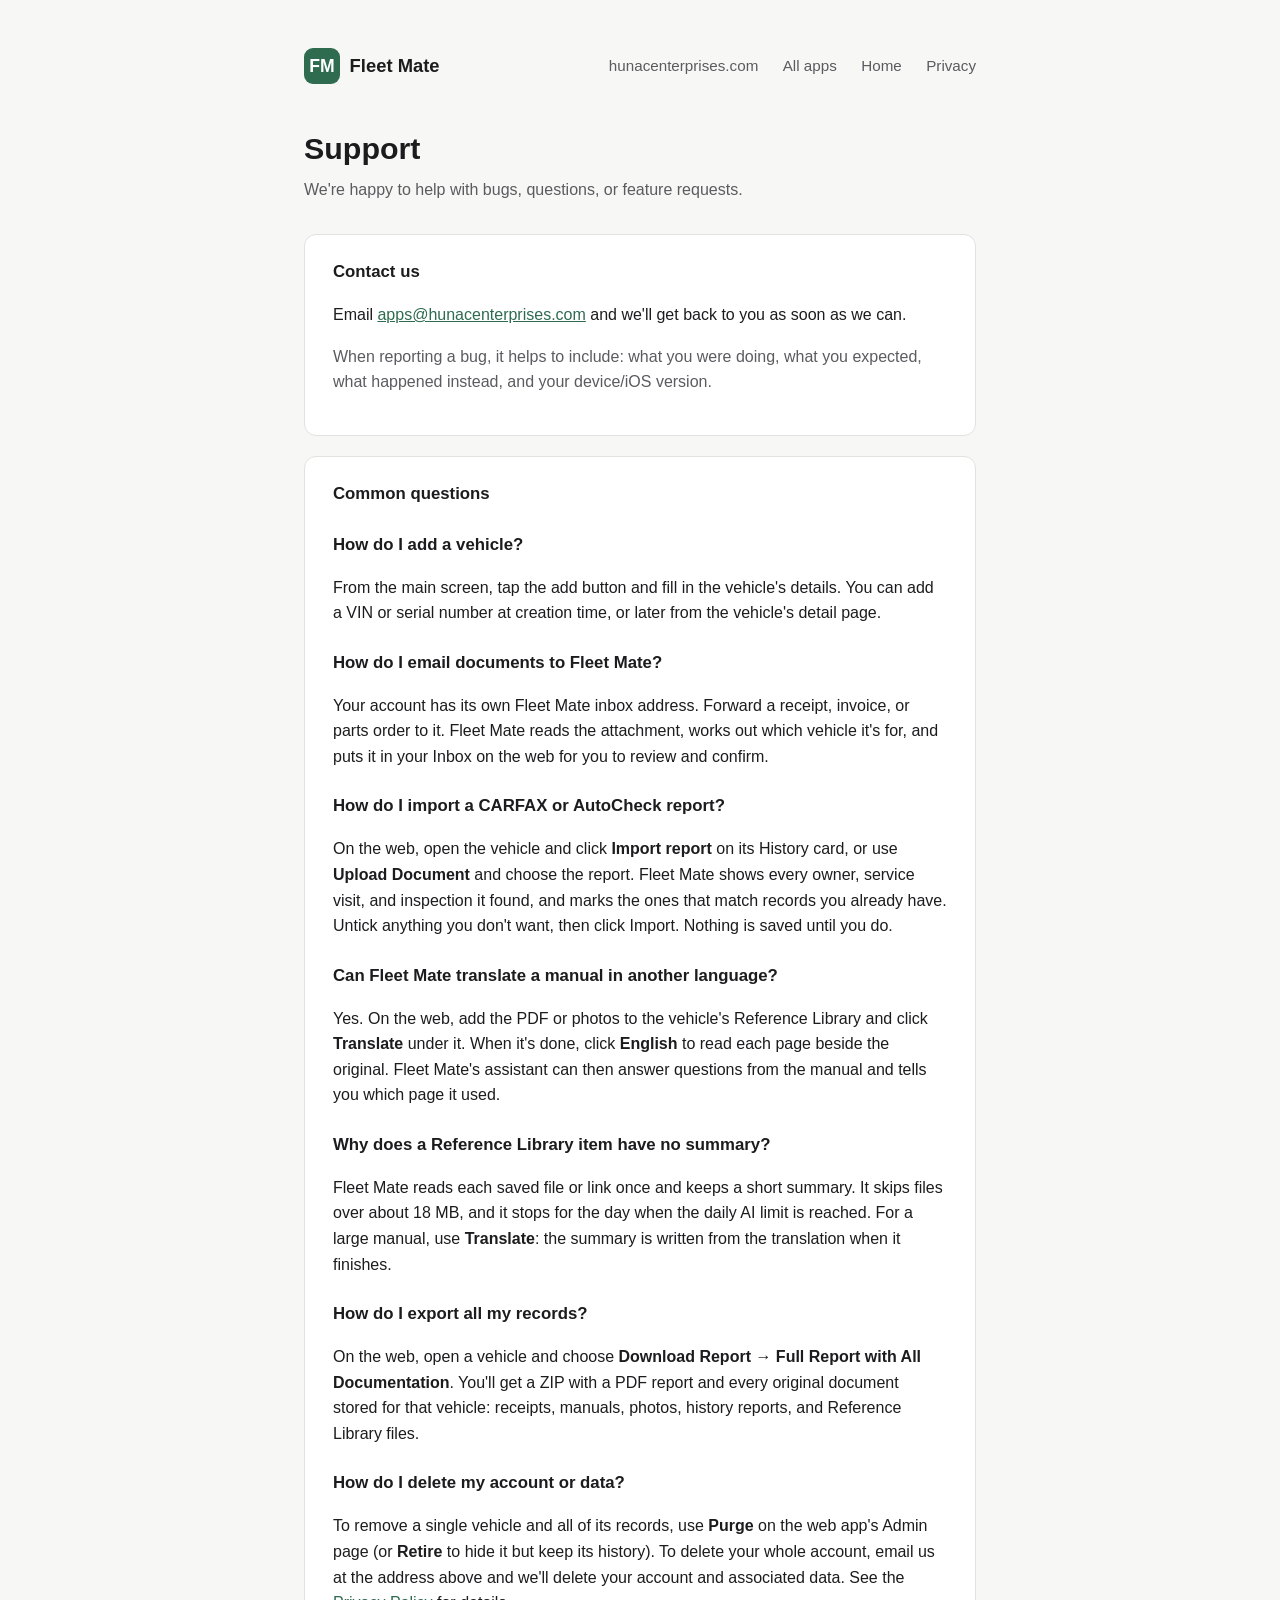
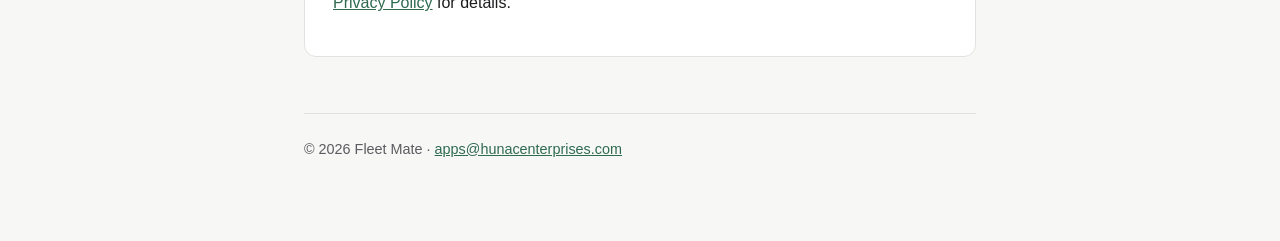
<file: fleet-mate/support.html>
<!doctype html>
<html lang="en">
<head>
  <meta charset="utf-8">
  <meta name="viewport" content="width=device-width, initial-scale=1">
  <title>Support — Fleet Mate</title>
  <link rel="icon" type="image/png" href="/favicon.png">
  <link rel="stylesheet" href="../styles.css">
</head>
<body>
  <div class="wrap">
    <header class="site">
      <div class="mark">FM</div>
      <div class="name">Fleet Mate</div>
      <nav class="top" style="margin-left:auto;">
        <a href="https://hunacenterprises.com">hunacenterprises.com</a>
        <a href="/">All apps</a>
        <a href="index.html">Home</a>
        <a href="privacy.html">Privacy</a>
      </nav>
    </header>

    <h1>Support</h1>
    <p class="tagline">We're happy to help with bugs, questions, or feature requests.</p>

    <div class="card">
      <h2>Contact us</h2>
      <p>Email <a href="mailto:apps@hunacenterprises.com">apps@hunacenterprises.com</a> and we'll get back to you as soon as we can.</p>
      <p class="muted">When reporting a bug, it helps to include: what you were doing, what you expected, what happened instead, and your device/iOS version.</p>
    </div>

    <div class="card">
      <h2>Common questions</h2>
      <h3>How do I add a vehicle?</h3>
      <p>From the main screen, tap the add button and fill in the vehicle's details. You can add a VIN or serial number at creation time, or later from the vehicle's detail page.</p>

      <h3>How do I email documents to Fleet Mate?</h3>
      <p>Your account has its own Fleet Mate inbox address. Forward a receipt, invoice, or parts order to it. Fleet Mate reads the attachment, works out which vehicle it's for, and puts it in your Inbox on the web for you to review and confirm.</p>

      <h3>How do I import a CARFAX or AutoCheck report?</h3>
      <p>On the web, open the vehicle and click <strong>Import report</strong> on its History card, or use <strong>Upload Document</strong> and choose the report. Fleet Mate shows every owner, service visit, and inspection it found, and marks the ones that match records you already have. Untick anything you don't want, then click Import. Nothing is saved until you do.</p>

      <h3>Can Fleet Mate translate a manual in another language?</h3>
      <p>Yes. On the web, add the PDF or photos to the vehicle's Reference Library and click <strong>Translate</strong> under it. When it's done, click <strong>English</strong> to read each page beside the original. Fleet Mate's assistant can then answer questions from the manual and tells you which page it used.</p>

      <h3>Why does a Reference Library item have no summary?</h3>
      <p>Fleet Mate reads each saved file or link once and keeps a short summary. It skips files over about 18&nbsp;MB, and it stops for the day when the daily AI limit is reached. For a large manual, use <strong>Translate</strong>: the summary is written from the translation when it finishes.</p>

      <h3>How do I export all my records?</h3>
      <p>On the web, open a vehicle and choose <strong>Download Report &rarr; Full Report with All Documentation</strong>. You'll get a ZIP with a PDF report and every original document stored for that vehicle: receipts, manuals, photos, history reports, and Reference Library files.</p>

      <h3>How do I delete my account or data?</h3>
      <p>To remove a single vehicle and all of its records, use <strong>Purge</strong> on the web app's Admin page (or <strong>Retire</strong> to hide it but keep its history). To delete your whole account, email us at the address above and we'll delete your account and associated data. See the <a href="privacy.html">Privacy Policy</a> for details.</p>
    </div>

    <footer>
      &copy; 2026 Fleet Mate &middot; <a href="mailto:apps@hunacenterprises.com">apps@hunacenterprises.com</a>
    </footer>
  </div>
</body>
</html>
</file>
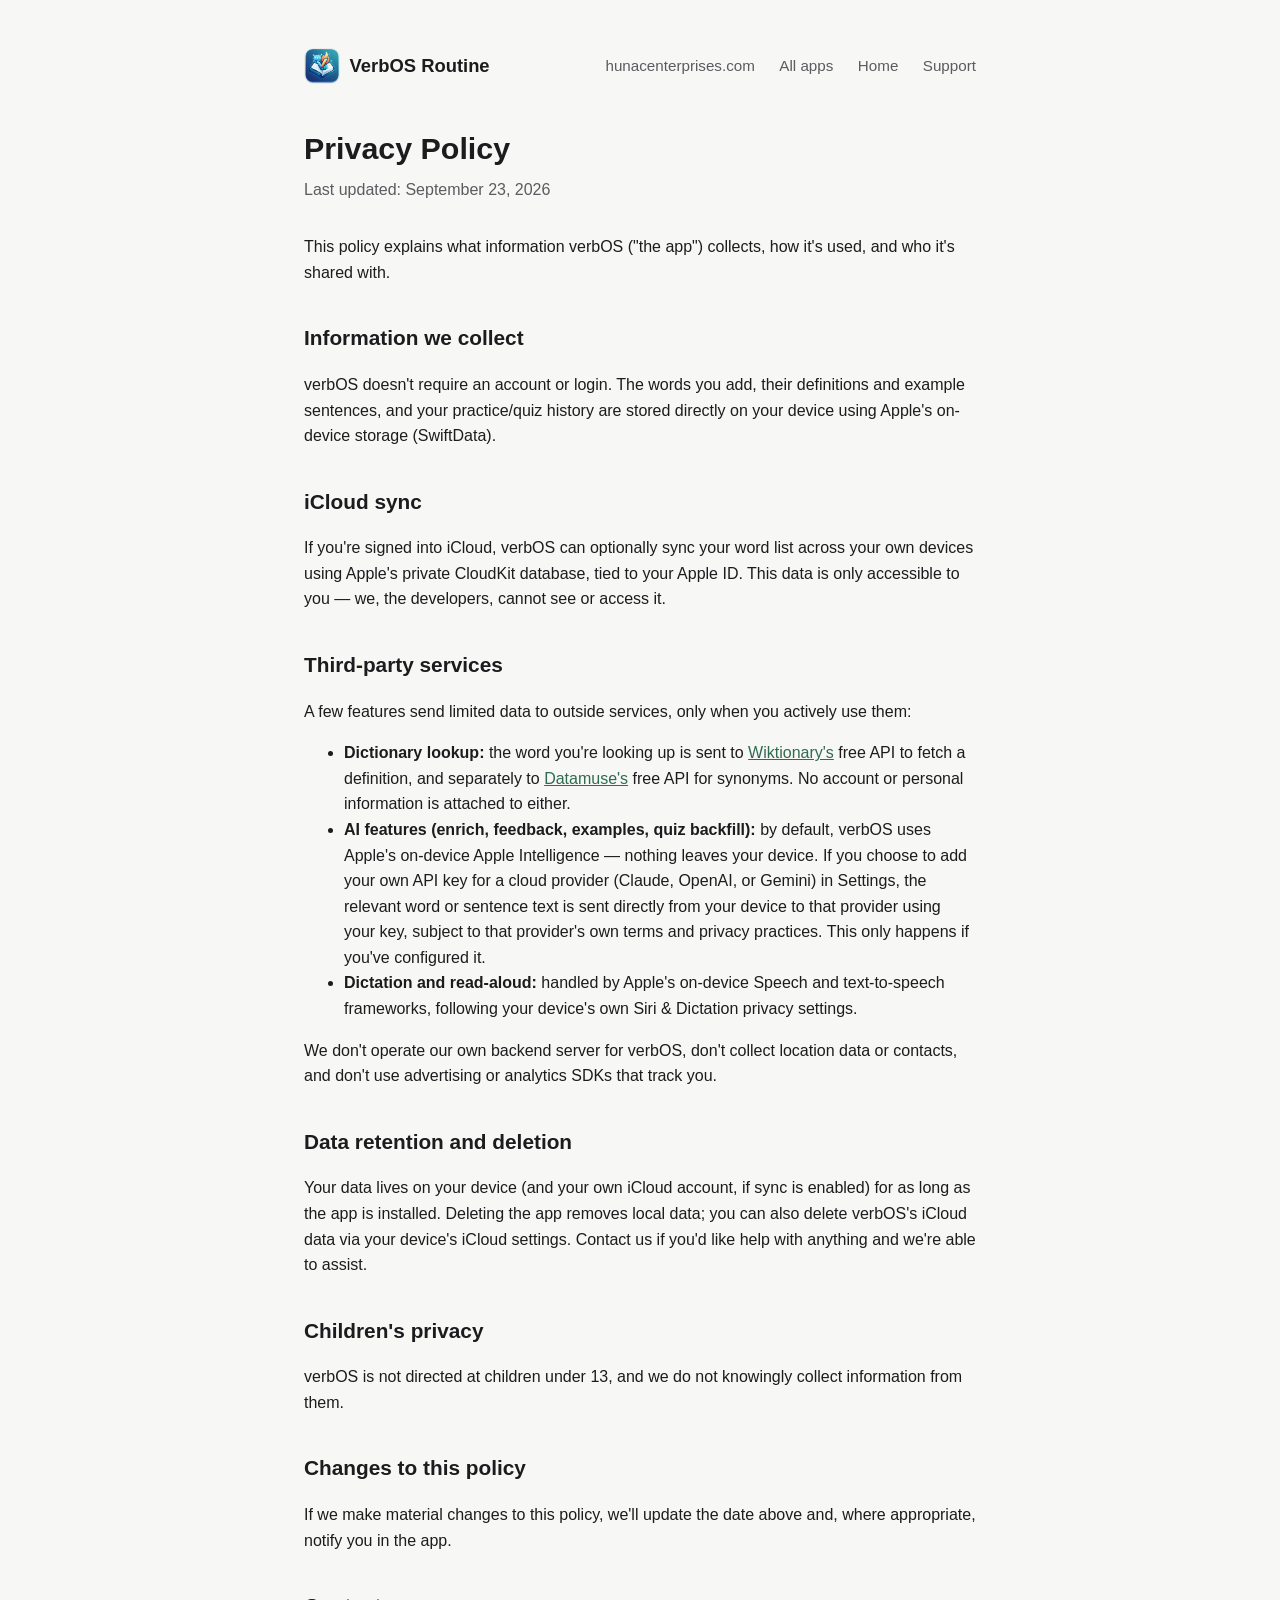
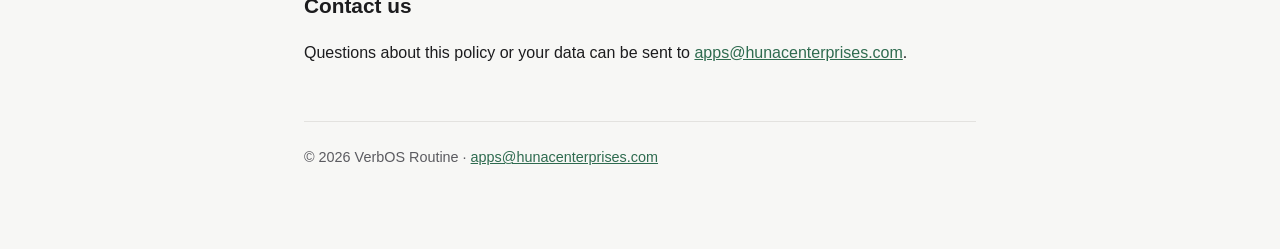
<file: verbos/privacy.html>
<!doctype html>
<html lang="en">
<head>
  <meta charset="utf-8">
  <meta name="viewport" content="width=device-width, initial-scale=1">
  <title>Privacy Policy — VerbOS Routine</title>
  <link rel="icon" type="image/png" href="/favicon.png">
  <link rel="stylesheet" href="../styles.css">
</head>
<body>
  <div class="wrap">
    <header class="site">
      <a class="brand-link" href="index.html">
        <div class="mark brand"><img src="assets/icon.png" alt="VerbOS Routine"></div>
        <div class="name">VerbOS Routine</div>
      </a>
      <nav class="top" style="margin-left:auto;">
        <a href="https://hunacenterprises.com">hunacenterprises.com</a>
        <a href="/">All apps</a>
        <a href="index.html">Home</a>
        <a href="support.html">Support</a>
      </nav>
    </header>

    <h1>Privacy Policy</h1>
    <p class="tagline muted">Last updated: September 23, 2026</p>

    <p>This policy explains what information verbOS ("the app") collects, how it's used, and who it's shared with.</p>

    <h2>Information we collect</h2>
    <p>verbOS doesn't require an account or login. The words you add, their definitions and example sentences, and your practice/quiz history are stored directly on your device using Apple's on-device storage (SwiftData).</p>

    <h2>iCloud sync</h2>
    <p>If you're signed into iCloud, verbOS can optionally sync your word list across your own devices using Apple's private CloudKit database, tied to your Apple ID. This data is only accessible to you — we, the developers, cannot see or access it.</p>

    <h2>Third-party services</h2>
    <p>A few features send limited data to outside services, only when you actively use them:</p>
    <ul>
      <li><strong>Dictionary lookup:</strong> the word you're looking up is sent to <a href="https://en.wiktionary.org" target="_blank" rel="noopener">Wiktionary's</a> free API to fetch a definition, and separately to <a href="https://www.datamuse.com/api/" target="_blank" rel="noopener">Datamuse's</a> free API for synonyms. No account or personal information is attached to either.</li>
      <li><strong>AI features (enrich, feedback, examples, quiz backfill):</strong> by default, verbOS uses Apple's on-device Apple Intelligence — nothing leaves your device. If you choose to add your own API key for a cloud provider (Claude, OpenAI, or Gemini) in Settings, the relevant word or sentence text is sent directly from your device to that provider using your key, subject to that provider's own terms and privacy practices. This only happens if you've configured it.</li>
      <li><strong>Dictation and read-aloud:</strong> handled by Apple's on-device Speech and text-to-speech frameworks, following your device's own Siri & Dictation privacy settings.</li>
    </ul>
    <p>We don't operate our own backend server for verbOS, don't collect location data or contacts, and don't use advertising or analytics SDKs that track you.</p>

    <h2>Data retention and deletion</h2>
    <p>Your data lives on your device (and your own iCloud account, if sync is enabled) for as long as the app is installed. Deleting the app removes local data; you can also delete verbOS's iCloud data via your device's iCloud settings. Contact us if you'd like help with anything and we're able to assist.</p>

    <h2>Children's privacy</h2>
    <p>verbOS is not directed at children under 13, and we do not knowingly collect information from them.</p>

    <h2>Changes to this policy</h2>
    <p>If we make material changes to this policy, we'll update the date above and, where appropriate, notify you in the app.</p>

    <h2>Contact us</h2>
    <p>Questions about this policy or your data can be sent to <a href="mailto:apps@hunacenterprises.com">apps@hunacenterprises.com</a>.</p>

    <footer>
      &copy; 2026 VerbOS Routine &middot; <a href="mailto:apps@hunacenterprises.com">apps@hunacenterprises.com</a>
    </footer>
  </div>
</body>
</html>
</file>
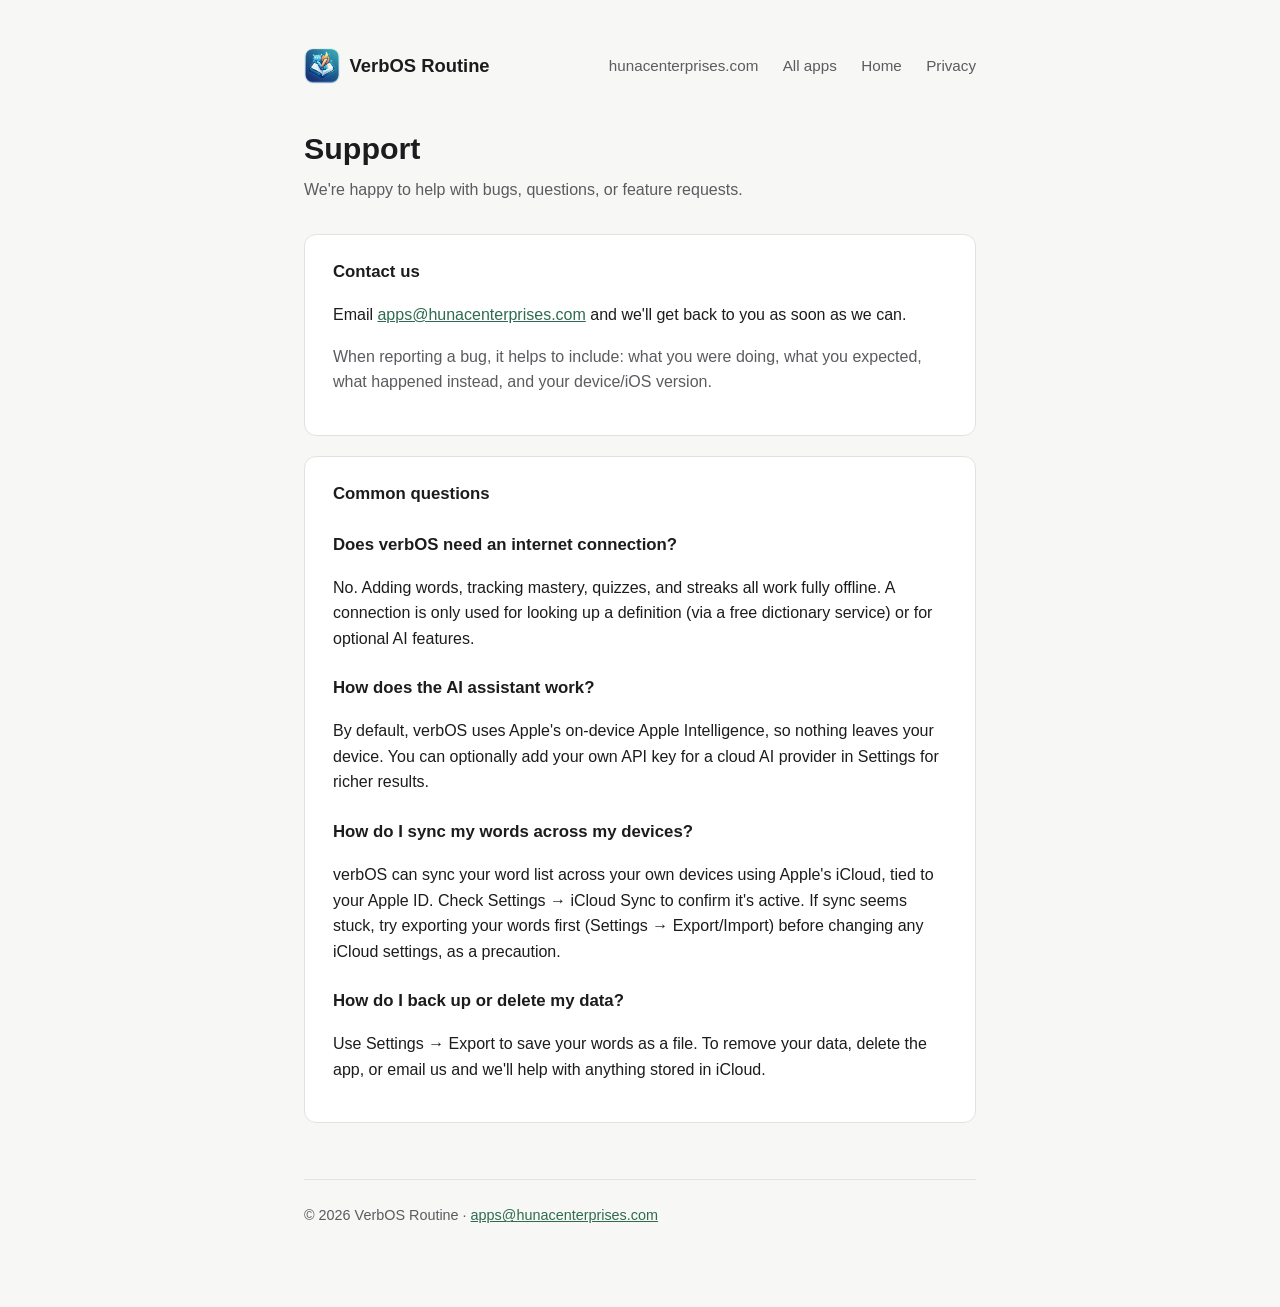
<file: verbos/support.html>
<!doctype html>
<html lang="en">
<head>
  <meta charset="utf-8">
  <meta name="viewport" content="width=device-width, initial-scale=1">
  <title>Support — VerbOS Routine</title>
  <link rel="icon" type="image/png" href="/favicon.png">
  <link rel="stylesheet" href="../styles.css">
</head>
<body>
  <div class="wrap">
    <header class="site">
      <a class="brand-link" href="index.html">
        <div class="mark brand"><img src="assets/icon.png" alt="VerbOS Routine"></div>
        <div class="name">VerbOS Routine</div>
      </a>
      <nav class="top" style="margin-left:auto;">
        <a href="https://hunacenterprises.com">hunacenterprises.com</a>
        <a href="/">All apps</a>
        <a href="index.html">Home</a>
        <a href="privacy.html">Privacy</a>
      </nav>
    </header>

    <h1>Support</h1>
    <p class="tagline">We're happy to help with bugs, questions, or feature requests.</p>

    <div class="card">
      <h2>Contact us</h2>
      <p>Email <a href="mailto:apps@hunacenterprises.com">apps@hunacenterprises.com</a> and we'll get back to you as soon as we can.</p>
      <p class="muted">When reporting a bug, it helps to include: what you were doing, what you expected, what happened instead, and your device/iOS version.</p>
    </div>

    <div class="card">
      <h2>Common questions</h2>
      <h3>Does verbOS need an internet connection?</h3>
      <p>No. Adding words, tracking mastery, quizzes, and streaks all work fully offline. A connection is only used for looking up a definition (via a free dictionary service) or for optional AI features.</p>

      <h3>How does the AI assistant work?</h3>
      <p>By default, verbOS uses Apple's on-device Apple Intelligence, so nothing leaves your device. You can optionally add your own API key for a cloud AI provider in Settings for richer results.</p>

      <h3>How do I sync my words across my devices?</h3>
      <p>verbOS can sync your word list across your own devices using Apple's iCloud, tied to your Apple ID. Check Settings &rarr; iCloud Sync to confirm it's active. If sync seems stuck, try exporting your words first (Settings &rarr; Export/Import) before changing any iCloud settings, as a precaution.</p>

      <h3>How do I back up or delete my data?</h3>
      <p>Use Settings &rarr; Export to save your words as a file. To remove your data, delete the app, or email us and we'll help with anything stored in iCloud.</p>
    </div>

    <footer>
      &copy; 2026 VerbOS Routine &middot; <a href="mailto:apps@hunacenterprises.com">apps@hunacenterprises.com</a>
    </footer>
  </div>
</body>
</html>
</file>
<file: styles.css>
:root {
  color-scheme: light dark;
  --bg: #f7f7f5;
  --fg: #1c1c1e;
  --muted: #5b5b60;
  --accent: #2e6b4f;
  --card: #ffffff;
  --border: #e3e2df;
}

@media (prefers-color-scheme: dark) {
  :root {
    --bg: #15161a;
    --fg: #ececef;
    --muted: #a6a6ad;
    --accent: #6fcf9e;
    --card: #1e1f24;
    --border: #2c2d33;
  }
}

* { box-sizing: border-box; }

body {
  margin: 0;
  background: var(--bg);
  color: var(--fg);
  font-family: -apple-system, BlinkMacSystemFont, "Segoe UI", Roboto, Helvetica, Arial, sans-serif;
  line-height: 1.6;
}

.wrap {
  max-width: 720px;
  margin: 0 auto;
  padding: 3rem 1.5rem 5rem;
}

header.site {
  display: flex;
  align-items: center;
  gap: 0.6rem;
  margin-bottom: 2.5rem;
}

header.site .mark {
  width: 36px;
  height: 36px;
  border-radius: 9px;
  background: var(--accent);
  display: flex;
  align-items: center;
  justify-content: center;
  color: #fff;
  font-weight: 700;
  font-size: 1.1rem;
  flex-shrink: 0;
}

header.site .mark.brand {
  background: #fff;
  border: 1px solid rgba(0,0,0,0.08);
  overflow: hidden;
}

header.site .mark.brand img {
  width: 100%;
  height: 100%;
  object-fit: cover;
}

header.site .name {
  font-weight: 600;
  font-size: 1.15rem;
}

header.site a.brand-link {
  display: flex;
  align-items: center;
  gap: 0.6rem;
  color: inherit;
  text-decoration: none;
}

nav.top a {
  color: var(--muted);
  text-decoration: none;
  margin-left: 1.25rem;
  font-size: 0.95rem;
}

nav.top a:hover { color: var(--accent); }

h1 {
  font-size: 1.9rem;
  margin-bottom: 0.25rem;
}

.tagline {
  color: var(--muted);
  margin-top: 0;
  margin-bottom: 2rem;
}

.lead {
  color: var(--fg);
  margin-top: 0;
  margin-bottom: 2rem;
  font-size: 1.05rem;
}

.card {
  background: var(--card);
  border: 1px solid var(--border);
  border-radius: 12px;
  padding: 1.5rem 1.75rem;
  margin-bottom: 1.25rem;
}

.card h2 {
  margin-top: 0;
  font-size: 1.05rem;
}

.card a.btn {
  display: inline-block;
  margin-top: 0.5rem;
  color: var(--accent);
  text-decoration: none;
  font-weight: 600;
}

.card a.btn:hover { text-decoration: underline; }

.card ol, .card ul {
  padding-left: 1.25rem;
  margin: 0.75rem 0 0;
}

.card li {
  margin-bottom: 0.6rem;
}

.card li:last-child { margin-bottom: 0; }

.card h3:first-child { margin-top: 0; }

.card h3 {
  margin-bottom: 0.4rem;
}

.store-row {
  display: flex;
  gap: 0.75rem;
  flex-wrap: wrap;
  margin-top: 0.75rem;
}

.store-btn {
  display: inline-flex;
  align-items: center;
  gap: 0.5rem;
  background: var(--accent);
  color: #fff;
  padding: 0.6rem 1.1rem;
  border-radius: 8px;
  text-decoration: none;
  font-weight: 600;
  font-size: 0.95rem;
}

.store-btn:hover { opacity: 0.88; }

.store-btn svg { flex-shrink: 0; }

h2 { font-size: 1.3rem; margin-top: 2.25rem; }
h3 { font-size: 1.05rem; margin-top: 1.5rem; }

p, li { color: var(--fg); }

.muted { color: var(--muted); }

footer {
  margin-top: 3.5rem;
  padding-top: 1.5rem;
  border-top: 1px solid var(--border);
  color: var(--muted);
  font-size: 0.9rem;
}

a { color: var(--accent); }

code {
  background: var(--border);
  padding: 0.1rem 0.35rem;
  border-radius: 4px;
  font-size: 0.9em;
}

figure.shot {
  margin: 0 0 1.75rem;
}

figure.shot img,
img.shot-side {
  display: block;
  width: 100%;
  height: auto;
  border-radius: 12px;
  border: 1px solid var(--border);
  box-shadow: 0 8px 28px rgba(0,0,0,0.18);
}

figure.shot figcaption {
  color: var(--muted);
  font-size: 0.9rem;
  margin-top: 0.6rem;
  text-align: center;
}

.split {
  display: flex;
  gap: 1.5rem;
  align-items: flex-start;
}

.split > div { flex: 1; }

.split img.shot-side {
  flex: 0 0 38%;
  width: 38%;
  margin-top: 1.5rem;
}

@media (max-width: 560px) {
  .split { flex-direction: column; }
  .split img.shot-side { width: 100%; max-width: 340px; margin: 0 auto; }
}
</file>
